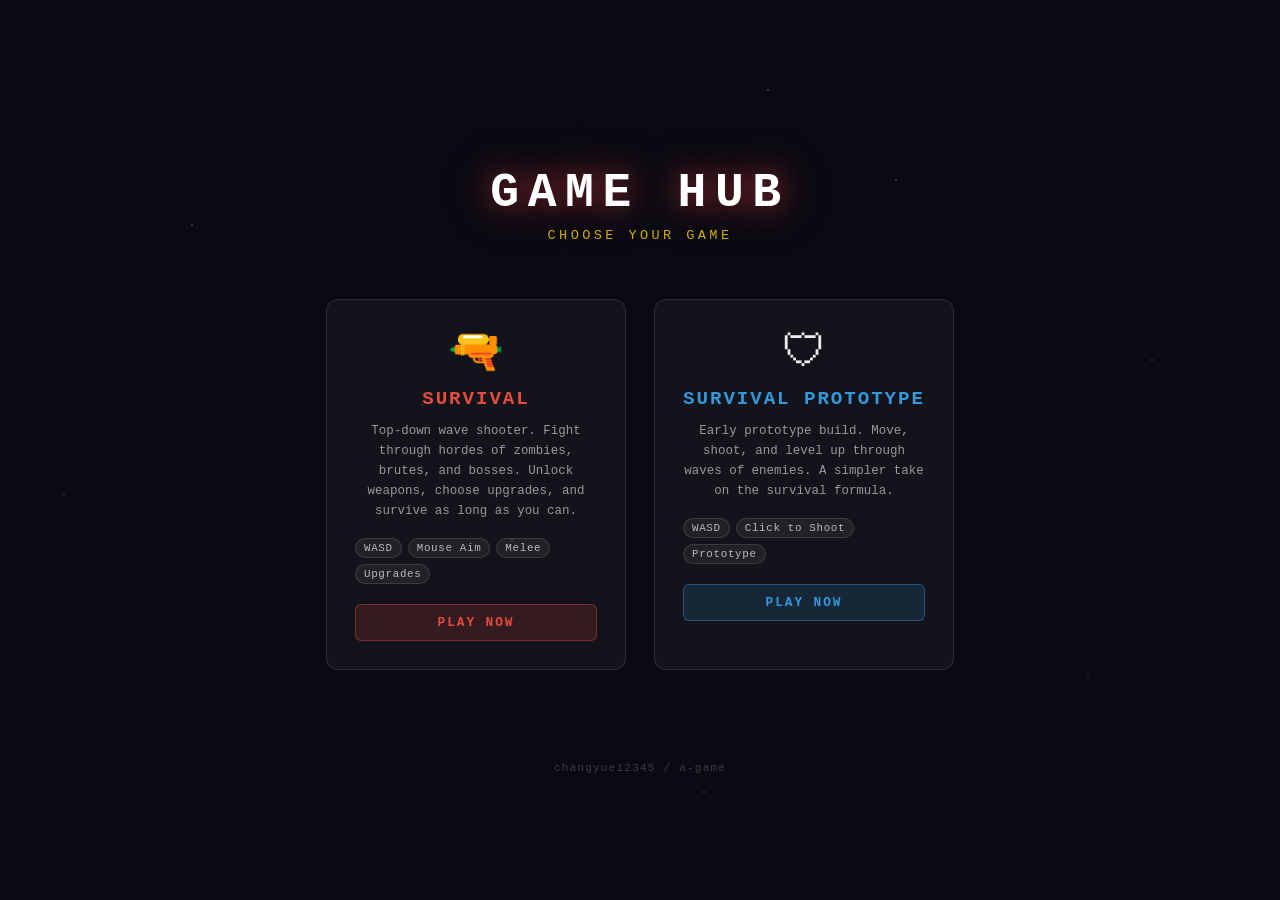
<file: index.html>
<!DOCTYPE html>
<html lang="en">
<head>
<meta charset="UTF-8">
<meta name="viewport" content="width=device-width, initial-scale=1.0">
<title>Game Hub</title>
<style>
* { margin: 0; padding: 0; box-sizing: border-box; }

body {
  background: #0a0a12;
  color: #eee;
  font-family: 'Courier New', monospace;
  min-height: 100vh;
  display: flex;
  flex-direction: column;
  align-items: center;
  justify-content: center;
  overflow: hidden;
}

/* Starfield */
body::before {
  content: '';
  position: fixed;
  inset: 0;
  background-image:
    radial-gradient(1px 1px at 15% 25%, rgba(255,255,255,0.5) 0%, transparent 100%),
    radial-gradient(1px 1px at 40% 60%, rgba(255,255,255,0.4) 0%, transparent 100%),
    radial-gradient(1px 1px at 70% 20%, rgba(255,255,255,0.6) 0%, transparent 100%),
    radial-gradient(1px 1px at 85% 75%, rgba(255,255,255,0.3) 0%, transparent 100%),
    radial-gradient(1px 1px at 55% 88%, rgba(255,255,255,0.5) 0%, transparent 100%),
    radial-gradient(1px 1px at 25% 80%, rgba(255,255,255,0.4) 0%, transparent 100%),
    radial-gradient(1px 1px at 90% 40%, rgba(255,255,255,0.5) 0%, transparent 100%),
    radial-gradient(1px 1px at 5%  55%, rgba(255,255,255,0.3) 0%, transparent 100%),
    radial-gradient(1px 1px at 60% 10%, rgba(255,255,255,0.6) 0%, transparent 100%),
    radial-gradient(1px 1px at 33% 45%, rgba(255,255,255,0.4) 0%, transparent 100%);
  pointer-events: none;
  z-index: 0;
}

.container {
  position: relative;
  z-index: 1;
  text-align: center;
  padding: 40px 20px;
}

h1 {
  font-size: 3rem;
  letter-spacing: 0.18em;
  text-transform: uppercase;
  color: #fff;
  text-shadow: 0 0 30px rgba(255,80,80,0.6), 0 0 60px rgba(255,80,80,0.3);
  margin-bottom: 8px;
}

.subtitle {
  color: #ffd700;
  font-size: 0.85rem;
  letter-spacing: 0.25em;
  text-transform: uppercase;
  margin-bottom: 56px;
  opacity: 0.8;
}

.grid {
  display: flex;
  gap: 28px;
  justify-content: center;
  flex-wrap: wrap;
}

.card {
  width: 300px;
  background: rgba(255,255,255,0.04);
  border: 1px solid rgba(255,255,255,0.1);
  border-radius: 12px;
  padding: 32px 28px 28px;
  text-decoration: none;
  color: inherit;
  transition: transform 0.18s, border-color 0.18s, box-shadow 0.18s;
  display: flex;
  flex-direction: column;
  gap: 12px;
}

.card:hover {
  transform: translateY(-6px);
  border-color: var(--accent);
  box-shadow: 0 0 30px rgba(var(--accent-rgb), 0.25), 0 0 60px rgba(var(--accent-rgb), 0.1);
}

.card.survival {
  --accent: #e74c3c;
  --accent-rgb: 231,76,60;
}

.card.prototype {
  --accent: #3498db;
  --accent-rgb: 52,152,219;
}

.card-icon {
  font-size: 2.8rem;
  line-height: 1;
}

.card-title {
  font-size: 1.2rem;
  font-weight: bold;
  letter-spacing: 0.1em;
  text-transform: uppercase;
  color: var(--accent);
}

.card-desc {
  font-size: 0.78rem;
  color: #999;
  line-height: 1.6;
}

.card-tags {
  display: flex;
  gap: 6px;
  flex-wrap: wrap;
  margin-top: 4px;
}

.tag {
  font-size: 0.68rem;
  padding: 3px 8px;
  border-radius: 20px;
  background: rgba(255,255,255,0.06);
  border: 1px solid rgba(255,255,255,0.12);
  color: #bbb;
  letter-spacing: 0.06em;
}

.play-btn {
  margin-top: 8px;
  padding: 10px 0;
  border-radius: 6px;
  background: rgba(var(--accent-rgb), 0.15);
  border: 1px solid rgba(var(--accent-rgb), 0.4);
  color: var(--accent);
  font-family: inherit;
  font-size: 0.8rem;
  font-weight: bold;
  letter-spacing: 0.15em;
  text-transform: uppercase;
  cursor: pointer;
  transition: background 0.15s;
}

.card:hover .play-btn {
  background: rgba(var(--accent-rgb), 0.28);
}

footer {
  position: relative;
  z-index: 1;
  margin-top: 52px;
  color: rgba(255,255,255,0.2);
  font-size: 0.7rem;
  letter-spacing: 0.1em;
}
</style>
</head>
<body>

<div class="container">
  <h1>Game Hub</h1>
  <p class="subtitle">Choose your game</p>

  <div class="grid">

    <a class="card survival" href="games/survival/index.html">
      <div class="card-icon">🔫</div>
      <div class="card-title">Survival</div>
      <div class="card-desc">
        Top-down wave shooter. Fight through hordes of zombies, brutes, and bosses.
        Unlock weapons, choose upgrades, and survive as long as you can.
      </div>
      <div class="card-tags">
        <span class="tag">WASD</span>
        <span class="tag">Mouse Aim</span>
        <span class="tag">Melee</span>
        <span class="tag">Upgrades</span>
      </div>
      <div class="play-btn">Play Now</div>
    </a>

    <a class="card prototype" href="games/prototype/index.html">
      <div class="card-icon">🛡</div>
      <div class="card-title">Survival Prototype</div>
      <div class="card-desc">
        Early prototype build. Move, shoot, and level up through waves of enemies.
        A simpler take on the survival formula.
      </div>
      <div class="card-tags">
        <span class="tag">WASD</span>
        <span class="tag">Click to Shoot</span>
        <span class="tag">Prototype</span>
      </div>
      <div class="play-btn">Play Now</div>
    </a>

  </div>
</div>

<footer>changyue12345 / a-game</footer>

</body>
</html>
</file>
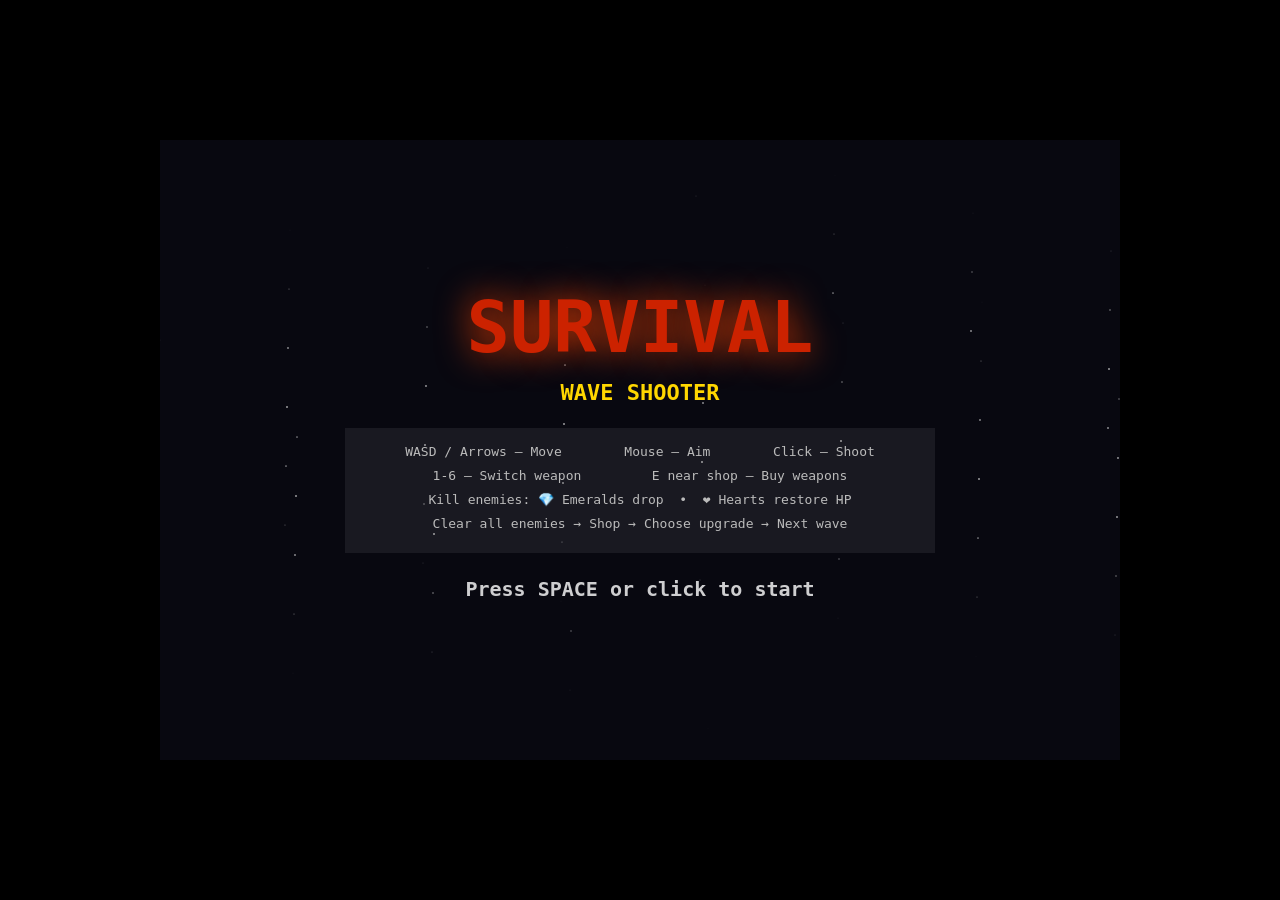
<file: games/survival/index.html>
<!DOCTYPE html>
<html lang="en">
<head>
<meta charset="UTF-8">
<title>Survival</title>
<style>
* { margin:0; padding:0; box-sizing:border-box; }
body { background:#000; display:flex; align-items:center; justify-content:center; height:100vh; overflow:hidden; }
canvas { display:block; cursor:crosshair; }
</style>
</head>
<body>
<canvas id="c"></canvas>
<script>
(function(){
'use strict';

const canvas = document.getElementById('c');
const ctx    = canvas.getContext('2d');
const W = canvas.width  = 960;
const H = canvas.height = 620;
const WORLD = 2400;

// ─────────────────────── DATA ───────────────────────

const WEAPONS = {
  pistol:    {name:'Pistol',          dmg:20,  rate:450,  spd:9,  spread:0.05, count:1, col:'#bbb',    price:0,   desc:'Reliable starter weapon', minLv:1},
  shotgun:   {name:'Shotgun',         dmg:22,  rate:950,  spd:7,  spread:0.32, count:6, col:'#d4820a', price:60,  desc:'6-pellet spread shot',    minLv:1},
  uzi:       {name:'Uzi',             dmg:9,   rate:80,   spd:11, spread:0.13, count:1, col:'#9b59b6', price:90,  desc:'Ultra-fast fire rate',    minLv:2},
  machinegun:{name:'Machine Gun',     dmg:16,  rate:110,  spd:12, spread:0.07, count:1, col:'#2980b9', price:130, desc:'Fast & accurate bursts',  minLv:2},
  sniper:    {name:'Sniper Rifle',    dmg:130, rate:1800, spd:24, spread:0.01, count:1, col:'#27ae60', price:160, desc:'Massive single-hit dmg',  minLv:3},
  launcher:  {name:'Rocket Launcher', dmg:190, rate:2300, spd:5,  spread:0.02, count:1, col:'#e74c3c', price:220, desc:'AoE explosion radius',    minLv:3, rocket:true},
  plasma:    {name:'Plasma Gun',      dmg:40,  rate:280,  spd:15, spread:0.03, count:1, col:'#00ffee', price:280, desc:'Energy shots, fast',      minLv:4},
  boomerang: {name:'Boomerang',       dmg:50,  rate:1800, spd:8,  spread:0,    count:1, col:'#f0c040', price:100, desc:'Flies out and returns, hits all', minLv:2, boomerang:true},
  spray:     {name:'Spray',           dmg:1,rate:1,    spd:10, spread:0.45, count:1, col:'#44ccff', price:50,  desc:'Continuous spray, 1 dmg/bullet', minLv:1},
  fist:   {name:'Fist',   dmg:15,  rate:360,  range:44, arc:1.9,  col:'#f5cba7', price:0,   desc:'Quick bare-knuckle strike', minLv:1, mweapon:true},
  spear:  {name:'Spear',  dmg:48,  rate:680,  range:92, arc:0.45, col:'#c8a05a', price:50,  desc:'Long reach, narrow thrust',  minLv:2, mweapon:true},
  sword:  {name:'Sword',  dmg:70,  rate:520,  range:70, arc:1.35, col:'#c8c8cc', price:110, desc:'Wide arc, reliable damage',   minLv:2, mweapon:true},
  katana: {name:'Katana', dmg:95,  rate:330,  range:84, arc:1.0,  col:'#ddeeff', price:190, desc:'Lightning speed, fine edge',  minLv:3, mweapon:true},
};

const ENEMY_DEF = {
  zombie:  {name:'Zombie',  hp:60,  spd:1.2, dmg:8,  sz:18, col:'#4a7c59', emMin:1, emMax:3,  hpChance:0.15, melee:true},
  runner:  {name:'Runner',  hp:35,  spd:2.8, dmg:10, sz:14, col:'#c0392b', emMin:2, emMax:4,  hpChance:0.10, melee:true},
  brute:   {name:'Brute',   hp:280, spd:0.7, dmg:22, sz:30, col:'#7f8c8d', emMin:6, emMax:12, hpChance:0.25, melee:true},
  shooter: {name:'Shooter', hp:70,  spd:1.0, dmg:14, sz:20, col:'#8e44ad', emMin:3, emMax:7,  hpChance:0.20, melee:false},
  boss:      {name:'BOSS',       hp:900,  spd:0.9, dmg:28, sz:45, col:'#e74c3c', emMin:25,emMax:40,  hpChance:0.80, melee:true},
  ghost:     {name:'Ghost',      hp:80,   spd:1.8, dmg:15, sz:20, col:'#aaccff', emMin:4, emMax:8,   hpChance:0.12, melee:true, ghost:true},
  ghostboss: {name:'GHOST BOSS', hp:9000, spd:0.7, dmg:40, sz:58, col:'#c8aaff', emMin:60,emMax:100, hpChance:1.00, melee:true, ghost:true},
  tank:      {name:'Tank',       hp:450,  spd:0.6, dmg:30, sz:28, col:'#556b2f', emMin:8, emMax:16,  hpChance:0.35, melee:true, tank:true},
};

const LEVELS = [
  {name:'The Forest', bg:'#1e3a12', waves:[
    [{t:'zombie',n:8}],
    [{t:'zombie',n:10},{t:'runner',n:4}],
  ]},
  {name:'The Ruins', bg:'#3a3020', waves:[
    [{t:'zombie',n:10},{t:'runner',n:5}],
    [{t:'brute',n:2},{t:'zombie',n:8}],
    [{t:'runner',n:8},{t:'shooter',n:4}],
  ]},
  {name:'Dark City', bg:'#14142a', waves:[
    [{t:'runner',n:10},{t:'shooter',n:5}],
    [{t:'brute',n:3},{t:'shooter',n:6}],
    [{t:'zombie',n:10},{t:'boss',n:1}],
  ]},
  {name:'The Wasteland', bg:'#1a1208', waves:[
    [{t:'brute',n:3},{t:'zombie',n:12},{t:'runner',n:8}],
    [{t:'shooter',n:10},{t:'brute',n:4},{t:'runner',n:10}],
    [{t:'boss',n:1},{t:'brute',n:5},{t:'shooter',n:8}],
  ]},
  {name:'Hellfire', bg:'#2a0a08', waves:[
    [{t:'brute',n:4},{t:'runner',n:12},{t:'shooter',n:6}],
    [{t:'boss',n:1},{t:'shooter',n:12},{t:'runner',n:8}],
    [{t:'boss',n:2},{t:'brute',n:4},{t:'shooter',n:8},{t:'runner',n:10}],
  ]},
  {name:'The Haunting', bg:'#0a0818', waves:[
    [{t:'ghost',n:8},{t:'zombie',n:6}],
    [{t:'ghost',n:12},{t:'runner',n:6}],
    [{t:'ghost',n:10},{t:'ghostboss',n:1},{t:'brute',n:2}],
  ]},
  {name:'Iron Siege', bg:'#1a1a0a', waves:[
    [{t:'tank',n:3},{t:'runner',n:8}],
    [{t:'tank',n:5},{t:'shooter',n:8}],
    [{t:'tank',n:6},{t:'boss',n:1},{t:'brute',n:3}],
  ]},
];

const UPGRADE_POOL = [
  {id:'hp',      icon:'❤',  name:'+25 Max Health',   desc:'Max HP +25, also heals 25',     apply:p=>{p.maxHp+=25;p.hp=Math.min(p.hp+25,p.maxHp);}},
  {id:'speed',   icon:'👟', name:'Speed Boost',       desc:'Movement speed +15%',           apply:p=>{p.spd*=1.15;}},
  {id:'damage',  icon:'💥', name:'Damage Up',         desc:'All weapon damage +25%',        apply:p=>{p.dmgMult*=1.25;}},
  {id:'firerate',icon:'🔥', name:'Rapid Fire',        desc:'All fire rates 25% faster',     apply:p=>{p.rateMult*=0.75;}},
  {id:'emeralds',icon:'💎', name:'Windfall',          desc:'Gain 50 bonus emeralds',        apply:p=>{p.em+=50;}},
  {id:'shield',  icon:'🛡', name:'Energy Shield',     desc:'Absorb next 60 damage',         apply:p=>{p.shield=(p.shield||0)+60;}},
  {id:'regen',   icon:'💚', name:'Life Regen',        desc:'Slowly regenerate health',      apply:p=>{p.regen=(p.regen||0)+0.3;}},
  {id:'magnet',  icon:'🧲', name:'Item Magnet',       desc:'Pickup range +60px',            apply:p=>{p.magnet=(p.magnet||80)+60;}},
  {id:'turret',  icon:'🔩', name:'Auto Turret',       desc:'A turret orbits you and shoots enemies. Press Q to add more or upgrade.',
    once:true, apply:p=>{ p.turret={level:1,slots:[{angle:Math.PI,aimAngle:0,lastShot:0,x:0,y:0}]}; }},
];

// Turret stats per level
const TURRET_LEVELS = [
  {level:1, dmg:18, rate:1400, range:220, shots:1, col:'#ffd700', label:'Turret Lv1'},
  {level:2, dmg:30, rate:1050, range:260, shots:1, col:'#ffd700', label:'Turret Lv2', cost:50},
  {level:3, dmg:45, rate:750,  range:295, shots:2, col:'#ff8800', label:'Turret Lv3', cost:80},
  {level:4, dmg:65, rate:550,  range:330, shots:3, col:'#ff4400', label:'Turret Lv4', cost:120},
];

// ─────────────────────── AUDIO ───────────────────────

const _AC = window.AudioContext || window.webkitAudioContext;
let _ac = null;
function gac() {
  if (!_AC) return null;
  if (!_ac) _ac = new _AC();
  if (_ac.state === 'suspended') _ac.resume();
  return _ac;
}
// Tone: sweep from f1 to f2 over dur seconds
function tn(f1, f2, dur, vol=0.12, wave='square') {
  const a=gac(); if(!a) return;
  const t=a.currentTime, o=a.createOscillator(), g=a.createGain();
  o.type=wave; o.connect(g); g.connect(a.destination);
  o.frequency.setValueAtTime(f1,t);
  if(f2) o.frequency.exponentialRampToValueAtTime(Math.max(f2,10),t+dur);
  g.gain.setValueAtTime(vol,t); g.gain.exponentialRampToValueAtTime(0.001,t+dur);
  o.start(t); o.stop(t+dur+0.01);
}
// Noise burst with lowpass filter
function ns(dur, vol=0.08, lp=1500) {
  const a=gac(); if(!a) return;
  const t=a.currentTime, sr=a.sampleRate;
  const buf=a.createBuffer(1,Math.ceil(sr*dur),sr);
  const d=buf.getChannelData(0);
  for(let i=0;i<d.length;i++) d[i]=Math.random()*2-1;
  const src=a.createBufferSource(), flt=a.createBiquadFilter(), g=a.createGain();
  src.buffer=buf; flt.type='lowpass'; flt.frequency.value=lp;
  src.connect(flt); flt.connect(g); g.connect(a.destination);
  g.gain.setValueAtTime(vol,t); g.gain.exponentialRampToValueAtTime(0.001,t+dur);
  src.start(t);
}
let _lastHitSnd = 0;
function snd(id) {
  if (!soundEnabled) return;
  try { switch(id) {
    case 'pistol':     tn(880,180,0.07,0.10); break;
    case 'shotgun':    ns(0.13,0.20,500); tn(220,70,0.10,0.09); break;
    case 'uzi':        tn(720,280,0.04,0.07); break;
    case 'machinegun': tn(640,220,0.05,0.09); break;
    case 'sniper':     ns(0.05,0.07,900); tn(1400,80,0.10,0.14,'sawtooth'); break;
    case 'launcher':   tn(320,55,0.18,0.11,'sawtooth'); break;
    case 'plasma':     tn(1600,900,0.07,0.10,'sine'); break;
    case 'melee':      ns(0.08,0.07,4000); tn(300,180,0.07,0.05,'sawtooth'); break;
    case 'hit': {
      const now=Date.now(); if(now-_lastHitSnd<60) break; _lastHitSnd=now;
      ns(0.05,0.06,350); break;
    }
    case 'kill':       tn(420,140,0.13,0.09); ns(0.09,0.05,280); break;
    case 'p_hit':      tn(160,70,0.17,0.16,'sawtooth'); ns(0.06,0.05,200); break;
    case 'deflect':    tn(2000,2600,0.04,0.14,'sine'); tn(2600,1400,0.09,0.09,'sine'); ns(0.06,0.04,5000); break;
    case 'explode':    ns(0.40,0.24,180); tn(90,25,0.32,0.16,'sawtooth'); break;
    case 'em':         tn(1100,1400,0.05,0.06,'sine'); break;
    case 'heart':      tn(620,950,0.11,0.09,'sine'); break;
    case 'wave':       tn(440,660,0.10,0.12,'sine'); setTimeout(()=>tn(550,880,0.14,0.11,'sine'),110); break;
    case 'shop':       tn(880,1100,0.13,0.10,'sine'); break;
    case 'upgrade':    tn(440,880,0.18,0.12,'sine'); setTimeout(()=>tn(660,1320,0.18,0.12,'sine'),120);
                       setTimeout(()=>tn(880,1760,0.18,0.11,'sine'),240); break;
    case 'boss_die':    ns(0.5,0.28,150); tn(120,20,0.45,0.18,'sawtooth'); break;
    case 'spear_throw': ns(0.14,0.13,2200); tn(380,160,0.16,0.09,'sawtooth'); break;
    case 'boomerang':   tn(600,300,0.12,0.10,'sawtooth'); ns(0.08,0.06,2400); break;
    case 'spray':       ns(0.04,0.04,3000); break;
    case 'turret':     tn(500,300,0.04,0.07,'square'); ns(0.03,0.04,1800); break;
    case 'ghost_warn': tn(220,110,0.6,0.14,'sine'); setTimeout(()=>tn(180,90,0.7,0.10,'sine'),400);
                       setTimeout(()=>ns(0.9,0.05,300),200); break;
  } } catch(e) {}
}

// ─────────────────────── STATE ───────────────────────

let state; // 'menu' | 'playing' | 'shop' | 'upgrade' | 'gameover' | 'settings'
let player, enemies, bullets, drops, particles;
let camera, keys, mouse;
let upgradeOptions, waveClearCountdown, waveSpawnCountdown, waveActive;
let trees, walls; // generated once, never reset
let meleeSwings;
let turretPanelOpen = false;
let ghostWarningTimer = 0;
let _hudAreas = {};
let soundEnabled = true;
let touchscreenMode = false;
let _prevState = 'playing'; // state to return to when closing settings
let virtualJoy = {dx:0, dy:0, active:false, startX:0, startY:0, curX:0, curY:0};
let aimJoy = {active:false, dx:0, dy:0, startX:0, startY:0};

const SHOP_X = WORLD/2+250, SHOP_Y = WORLD/2-200, SHOP_W = 90, SHOP_H = 90;

// ─────────────────────── MAP GENERATION ───────────────────────
// Called ONCE per run — trees and walls never change between waves or levels.

function generateMap() {
  trees = [];
  walls = [];
  const cx = WORLD/2, cy = WORLD/2;

  // Hand-placed walls (stone barriers / ruins)
  [
    // North corridor gaps
    [cx-220, cy-330, 160, 22], [cx+60,  cy-330, 160, 22],
    // South corridor gaps
    [cx-190, cy+300, 130, 22], [cx+60,  cy+300, 130, 22],
    // West L-shape
    [cx-440, cy-120, 22, 160], [cx-440, cy+40,  130, 22],
    // East L-shape
    [cx+310, cy-80,  22, 180], [cx+190, cy+100, 140, 22],
    // Central pillars
    [cx-65,  cy+190, 42, 42],  [cx+25,  cy-225, 42, 42],
    // Far verticals
    [cx-710, cy-300, 22, 200], [cx+690, cy+100, 22, 200],
    // Far horizontals
    [cx-300, cy+620, 200, 22], [cx+100, cy-660, 200, 22],
    // Extra blockers
    [cx+400, cy-350, 22, 120], [cx-400, cy+310, 120, 22],
    [cx-550, cy+210, 22, 100], [cx+500, cy-210, 100, 22],
    [cx-200, cy-500, 22, 110], [cx+180, cy+480, 22, 110],
  ].forEach(([x,y,w,h]) => walls.push({x,y,w,h}));

  // Scatter trees (attempt many positions, keep those that don't overlap key areas)
  for (let att = 0; att < 400 && trees.length < 70; att++) {
    const r = 18 + Math.random() * 20;
    const x = 140 + Math.random() * (WORLD - 280);
    const y = 140 + Math.random() * (WORLD - 280);
    // Clear zone: player start, shop area
    if (Math.hypot(x - cx, y - cy) < 230) continue;
    if (Math.abs(x-(SHOP_X+SHOP_W/2)) < 130 && Math.abs(y-(SHOP_Y+SHOP_H/2)) < 130) continue;
    // No overlap with walls
    if (walls.some(w => circleRect(x, y, r+30, w))) continue;
    // No overlap with other trees
    if (trees.some(t => Math.hypot(t.x-x, t.y-y) < t.r+r+20)) continue;
    trees.push({x, y, r, shade: Math.random()});
  }
}

function circleRect(cx, cy, cr, {x,y,w,h}) {
  return Math.hypot(cx - clamp(cx,x,x+w), cy - clamp(cy,y,y+h)) < cr;
}

// Push entity out of all trees and walls
function resolveObstacles(obj, r) {
  trees.forEach(t => {
    const dx = obj.x-t.x, dy = obj.y-t.y, d = Math.hypot(dx,dy)||1, m = r+t.r;
    if (d < m) { obj.x += dx/d*(m-d); obj.y += dy/d*(m-d); }
  });
  walls.forEach(w => {
    const nx = clamp(obj.x, w.x, w.x+w.w), ny = clamp(obj.y, w.y, w.y+w.h);
    const dx = obj.x-nx, dy = obj.y-ny, d = Math.hypot(dx,dy)||0;
    if (d === 0) { obj.y -= r+1; return; }
    if (d < r)   { obj.x += dx/d*(r-d); obj.y += dy/d*(r-d); }
  });
}

function bulletHitsObstacle(b) {
  return trees.some(t => Math.hypot(b.x-t.x, b.y-t.y) < t.r)
      || walls.some(w => b.x>=w.x && b.x<=w.x+w.w && b.y>=w.y && b.y<=w.y+w.h);
}

// ─────────────────────── INIT ───────────────────────

function init() {
  keys  = {};
  mouse = {x: W/2, y: H/2, down: false};

  canvas.onmousemove = e => {
    const r = canvas.getBoundingClientRect();
    mouse.x = e.clientX - r.left;
    mouse.y = e.clientY - r.top;
  };
  canvas.onmousedown = e => { if (e.button===0) mouse.down = true; };
  canvas.onmouseup   = e => { if (e.button===0) mouse.down = false; };
  canvas.oncontextmenu = e => e.preventDefault();

  document.onkeydown = e => { keys[e.code] = true;  if (!e.repeat) onKey(e.code); };
  document.onkeyup   = e => { keys[e.code] = false; };
  canvas.addEventListener('click', onClick);

  // Touch events for touchscreen mode
  canvas.addEventListener('touchstart',  onTouchStart,  {passive:false});
  canvas.addEventListener('touchmove',   onTouchMove,   {passive:false});
  canvas.addEventListener('touchend',    onTouchEnd,    {passive:false});
  canvas.addEventListener('touchcancel', onTouchEnd,    {passive:false});

  state = 'menu';
  requestAnimationFrame(loop);
}

function onKey(code) {
  if (state==='menu'    && code==='Space') { startGame(); return; }
  if (state==='gameover'&& code==='Space') { startGame(); return; }
  if (code==='Escape' && state==='settings') { state = _prevState; return; }
  if (state==='playing') {
    if (code==='KeyE') tryOpenShop();
    if (code==='KeyQ' && player.turret) turretPanelOpen = !turretPanelOpen;
    if (code==='Escape') { turretPanelOpen = false; }
    if ((code==='ShiftLeft'||code==='ShiftRight') && player.weapons[player.wIdx]==='katana') tryDeflect();
    if ((code==='ShiftLeft'||code==='ShiftRight') && player.weapons[player.wIdx]==='spear')  trySpearThrow();
    for (let i=0; i<9; i++)
      if (code===`Digit${i+1}`) player.wIdx = Math.min(i, player.weapons.length-1);
  }
  if (state==='upgrade' && upgradeOptions) {
    if (code==='Digit1') pickUpgrade(0);
    if (code==='Digit2') pickUpgrade(1);
    if (code==='Digit3') pickUpgrade(2);
  }
  if (state==='shop' && code==='Escape') { state = 'playing'; }
}

function onClick(e) {
  const r  = canvas.getBoundingClientRect();
  const mx = e.clientX - r.left, my = e.clientY - r.top;
  if (state==='menu')    { startGame(); return; }
  if (state==='gameover'){ startGame(); return; }
  if (state==='settings'){ handleSettingsClick(mx, my); return; }
  // Settings gear button (top-right, always visible during play)
  if ((state==='playing'||state==='shop'||state==='upgrade') && mx>=W-46&&mx<=W-10&&my>=10&&my<=46) {
    _prevState = state; state = 'settings'; return;
  }
  if (turretPanelOpen)   { handleTurretPanelClick(mx, my); return; }
  if (state==='shop')    { handleShopClick(mx, my); return; }
  if (state==='upgrade') { handleUpgradeClick(mx, my); return; }
  if (state==='playing') {
    // Ability button (deflect / spear throw)
    const ab = _hudAreas.abilityBtn;
    if (ab && mx>=ab.x&&mx<=ab.x+ab.w&&my>=ab.y&&my<=ab.y+ab.h) {
      if (ab.action==='deflect') tryDeflect();
      if (ab.action==='spear')   trySpearThrow();
      return;
    }
    // Shop button
    const sb = _hudAreas.shopBtn;
    if (sb && mx>=sb.x&&mx<=sb.x+sb.w&&my>=sb.y&&my<=sb.y+sb.h) { tryOpenShop(); return; }
    // Turret button
    const tb = _hudAreas.turretBtn;
    if (tb && mx>=tb.x&&mx<=tb.x+tb.w&&my>=tb.y&&my<=tb.y+tb.h && player.turret) {
      turretPanelOpen = !turretPanelOpen; return;
    }
    // Weapon bar slots
    const sW=62, sH=60, gap=4, total=9;
    const bW=sW*total+gap*(total-1), bx=(W-bW)/2, by=H-sH-10;
    if (my>=by&&my<=by+sH) {
      for (let i=0; i<total; i++) {
        const cx=bx+i*(sW+gap);
        if (mx>=cx&&mx<=cx+sW && player.weapons[i]) { player.wIdx=i; return; }
      }
    }
  }
}

function startGame() {
  player = {
    x: WORLD/2, y: WORLD/2,
    hp: 100, maxHp: 100, spd: 3,
    em: 0,
    spearCd: 0,
    weapons: ['pistol', 'fist'], wIdx: 0, lastShot: {},
    dmgMult: 1, rateMult: 1,
    shield: 0, regen: 0, magnet: 80,
    level: 1, wave: 1, kills: 0,
    turret: null,
    deflectCd: 0, deflectActive: 0,
  };
  enemies   = [];
  bullets   = [];
  drops     = [];
  particles = [];
  meleeSwings = [];
  camera    = {x: WORLD/2 - W/2, y: WORLD/2 - H/2};
  upgradeOptions     = null;
  waveClearCountdown = 0;
  waveSpawnCountdown = 0;
  waveActive         = false;
  ghostWarningTimer  = 0;

  // Generate map ONCE — it will not be regenerated on wave/level advances
  generateMap();

  state = 'playing';
  spawnWave();
}

// ─────────────────────── TOUCH HANDLERS ───────────────────────

function getTouchPos(t) {
  const r = canvas.getBoundingClientRect();
  return {x: t.clientX - r.left, y: t.clientY - r.top};
}

let _leftTouchId = null, _rightTouchId = null;
const _touchStarts = {}; // identifier -> {x, y}
const _uiTouchIds = new Set(); // touches that hit a HUD button — skip joystick

function _hitsHudBtn(p) {
  // Returns true if touch position lands on any active HUD tap area
  const areas = [_hudAreas.shopBtn, _hudAreas.turretBtn, _hudAreas.abilityBtn];
  return areas.some(a => a && p.x>=a.x && p.x<=a.x+a.w && p.y>=a.y && p.y<=a.y+a.h);
}

function onTouchStart(e) {
  e.preventDefault();
  Array.from(e.changedTouches).forEach(t => {
    const p = getTouchPos(t);
    _touchStarts[t.identifier] = {x: p.x, y: p.y};

    // Only activate joysticks when playing and touchscreen mode is on
    if (!touchscreenMode || state !== 'playing') return;

    // If the touch lands on a HUD button, reserve it as a UI touch only
    if (_hitsHudBtn(p)) { _uiTouchIds.add(t.identifier); return; }

    if (p.x < W/2 && _leftTouchId === null) {
      _leftTouchId = t.identifier;
      virtualJoy.active = true;
      virtualJoy.startX = p.x; virtualJoy.startY = p.y;
      virtualJoy.curX   = p.x; virtualJoy.curY   = p.y;
      virtualJoy.dx = 0; virtualJoy.dy = 0;
    } else if (p.x >= W/2 && _rightTouchId === null) {
      _rightTouchId = t.identifier;
      aimJoy.active = true;
      aimJoy.startX = p.x; aimJoy.startY = p.y;
      aimJoy.dx = 0; aimJoy.dy = 0;
    }
  });
}

function onTouchMove(e) {
  e.preventDefault();
  Array.from(e.changedTouches).forEach(t => {
    const p = getTouchPos(t);
    if (t.identifier === _leftTouchId) {
      virtualJoy.curX = p.x; virtualJoy.curY = p.y;
      const JR = 60;
      let dx = p.x - virtualJoy.startX, dy = p.y - virtualJoy.startY;
      const d = Math.hypot(dx, dy);
      if (d > JR) { dx = dx/d*JR; dy = dy/d*JR; }
      virtualJoy.dx = dx/JR; virtualJoy.dy = dy/JR;
    } else if (t.identifier === _rightTouchId) {
      const JR = 60;
      let dx = p.x - aimJoy.startX, dy = p.y - aimJoy.startY;
      const d = Math.hypot(dx, dy);
      if (d > JR) { dx = dx/d*JR; dy = dy/d*JR; }
      aimJoy.dx = dx/JR; aimJoy.dy = dy/JR;
    }
  });
}

function onTouchEnd(e) {
  e.preventDefault();
  Array.from(e.changedTouches).forEach(t => {
    const p = getTouchPos(t);
    const start = _touchStarts[t.identifier];
    delete _touchStarts[t.identifier];

    // UI touches always fire as taps; playing-state joystick touches require small movement
    const moved = start ? Math.hypot(p.x - start.x, p.y - start.y) : 0;
    const isTap = _uiTouchIds.has(t.identifier) || state !== 'playing' || moved < 16;
    _uiTouchIds.delete(t.identifier);
    if (isTap) {
      onClick({clientX: t.clientX, clientY: t.clientY});
    }

    if (t.identifier === _leftTouchId) {
      _leftTouchId = null; virtualJoy.active = false;
      virtualJoy.dx = 0; virtualJoy.dy = 0;
    } else if (t.identifier === _rightTouchId) {
      _rightTouchId = null; aimJoy.active = false; aimJoy.dx = 0; aimJoy.dy = 0; mouse.down = false;
    }
  });
}

// ─────────────────────── WAVES ───────────────────────

function spawnWave() {
  const lv = LEVELS[(player.level-1) % LEVELS.length];
  const wv = lv.waves[(player.wave-1) % lv.waves.length];
  const sc = 1 + (player.level-1) * 0.18;
  // Show ghost warning when entering level 5 for the first time
  if (player.level === 6 && player.wave === 1 && ghostWarningTimer === 0) { ghostWarningTimer = 5; snd('ghost_warn'); }
  wv.forEach(g => { for (let i=0; i<g.n; i++) spawnEnemy(g.t, sc); });
  waveActive = true;
}

function spawnEnemy(type, sc) {
  const d = ENEMY_DEF[type] || ENEMY_DEF.zombie;
  const pad = 80; let x, y;
  switch (0|Math.random()*4) {
    case 0: x=pad+Math.random()*(WORLD-2*pad); y=pad;         break;
    case 1: x=WORLD-pad; y=pad+Math.random()*(WORLD-2*pad);   break;
    case 2: x=pad+Math.random()*(WORLD-2*pad); y=WORLD-pad;   break;
    default:x=pad;       y=pad+Math.random()*(WORLD-2*pad);
  }
  enemies.push({
    x, y, type, name:d.name,
    hp: d.hp*sc, maxHp: d.hp*sc,
    spd: d.spd, dmg: d.dmg*sc,
    sz: d.sz, col: d.col,
    emMin: d.emMin, emMax: d.emMax, hpChance: d.hpChance,
    melee: d.melee, ghost: d.ghost || false, tank: d.tank || false,
    phaseAngle: Math.random()*Math.PI*2,
    lastAttack: 0, lastShot: 0,
  });
}

function advanceWave() {
  const lv = LEVELS[(player.level-1) % LEVELS.length];
  if (player.wave >= lv.waves.length) { player.level++; player.wave = 1; }
  else player.wave++;
  enemies  = [];
  bullets  = [];
  // drops intentionally NOT reset — emeralds persist between waves
  // NOTE: trees and walls are NOT reset — map stays the same
  waveActive = false;
  state = 'playing';
  waveSpawnCountdown = 5;
}

// ─────────────────────── SHOP / UPGRADE ───────────────────────

function tryOpenShop() {
  if (Math.hypot(player.x-(SHOP_X+SHOP_W/2), player.y-(SHOP_Y+SHOP_H/2)) < 120) {
    snd('shop');
    state = 'shop';
  }
}

function openUpgradeScreen() {
  state = 'upgrade';
  snd('wave');
  const pool = UPGRADE_POOL.filter(u => !u.once || !player[u.id]);
  upgradeOptions = [...pool].sort(() => Math.random()-0.5).slice(0, 3);
}

function pickUpgrade(i) {
  if (!upgradeOptions || i >= upgradeOptions.length) return;
  upgradeOptions[i].apply(player);
  snd('upgrade');
  upgradeOptions = null;
  advanceWave();
}

// ─────────────────────── GAME LOOP ───────────────────────

let lastTs = 0;
function loop(ts) {
  const dt = Math.min((ts - lastTs) / 1000, 0.05);
  lastTs = ts;
  if (state === 'playing') updatePlaying(dt);
  draw();
  requestAnimationFrame(loop);
}

// ─────────────────────── UPDATE ───────────────────────

function updatePlaying(dt) {
  updatePlayer(dt);
  updateEnemies(dt);
  updateBullets(dt);
  updateDrops(dt);
  updateParticles(dt);
  updateMeleeSwings(dt);
  updateTurret(dt);
  updateCamera();

  if (waveSpawnCountdown > 0) {
    waveSpawnCountdown -= dt;
    if (waveSpawnCountdown <= 0) { waveSpawnCountdown = 0; spawnWave(); }
    return;
  }

  if (waveClearCountdown > 0) {
    waveClearCountdown -= dt;
    if (waveClearCountdown <= 0) { waveClearCountdown = 0; openUpgradeScreen(); }
    return;
  }
  if (waveActive && enemies.length === 0) {
    waveActive = false;
    waveClearCountdown = 1.8;
  }
}

function updatePlayer(dt) {
  const p = player;
  let dx=0, dy=0;
  if (keys['KeyW']||keys['ArrowUp'])    dy -= 1;
  if (keys['KeyS']||keys['ArrowDown'])  dy += 1;
  if (keys['KeyA']||keys['ArrowLeft'])  dx -= 1;
  if (keys['KeyD']||keys['ArrowRight']) dx += 1;
  if (touchscreenMode && virtualJoy.active) { dx += virtualJoy.dx; dy += virtualJoy.dy; }
  if (dx||dy) { const l=Math.hypot(dx,dy)||1; dx/=l; dy/=l; }
  // Aim + fire via right joystick
  if (touchscreenMode && aimJoy.active) {
    const AIM_DIST = 120;
    const px_screen = player.x - camera.x, py_screen = player.y - camera.y;
    mouse.x = px_screen + aimJoy.dx * AIM_DIST;
    mouse.y = py_screen + aimJoy.dy * AIM_DIST;
    mouse.down = Math.hypot(aimJoy.dx, aimJoy.dy) > 0.15;
  } else if (touchscreenMode && !aimJoy.active) {
    mouse.down = false;
  }
  p.x = clamp(p.x + dx*p.spd*60*dt, 20, WORLD-20);
  p.y = clamp(p.y + dy*p.spd*60*dt, 20, WORLD-20);
  resolveObstacles(p, 18);
  p.x = clamp(p.x, 20, WORLD-20);
  p.y = clamp(p.y, 20, WORLD-20);
  if (p.regen > 0) p.hp = Math.min(p.maxHp, p.hp + p.regen*dt);
  if (p.deflectCd > 0) p.deflectCd = Math.max(0, p.deflectCd - dt);
  if (p.spearCd   > 0) p.spearCd   = Math.max(0, p.spearCd   - dt);
  if (p.deflectActive > 0) {
    p.deflectActive = Math.max(0, p.deflectActive - dt);
    bullets.forEach(b => {
      if (b.fromPlayer) return;
      if (Math.hypot(b.x - p.x, b.y - p.y) > 38) return;
      b.fromPlayer = true;
      b.col = '#ddeeff';
      b.dmg *= 2.5;
      const spd = Math.hypot(b.vx, b.vy);
      let nearest = null, nd = Infinity;
      enemies.forEach(e => { const d = Math.hypot(e.x-b.x, e.y-b.y); if (d<nd){nd=d;nearest=e;} });
      if (nearest) {
        const a = Math.atan2(nearest.y-b.y, nearest.x-b.x);
        b.vx = Math.cos(a)*spd; b.vy = Math.sin(a)*spd;
      } else { b.vx = -b.vx; b.vy = -b.vy; }
      b.life = 3;
      spawnPfx(b.x, b.y, '#ddeeff', 8, 4);
    });
  }
  if (mouse.down) tryShoot();
}

function tryDeflect() {
  const p = player;
  if (p.deflectCd > 0) return;
  p.deflectActive = 0.35;
  p.deflectCd = 1.0;
  snd('deflect');
  spawnPfx(p.x, p.y, '#ddeeff', 20, 6);
}

function trySpearThrow() {
  const p = player;
  if (p.spearCd > 0) return;
  p.spearCd = 10;
  const wx = camera.x + mouse.x, wy = camera.y + mouse.y;
  const a = Math.atan2(wy - p.y, wx - p.x);
  bullets.push({
    x: p.x, y: p.y,
    vx: Math.cos(a)*20, vy: Math.sin(a)*20,
    dmg: WEAPONS.spear.dmg * p.dmgMult * 4,
    col: '#c8a05a', rocket: false, life: 5,
    fromPlayer: true, pierce: true, hitSet: new Set(),
  });
  snd('spear_throw');
  spawnPfx(p.x, p.y, '#c8a05a', 12, 5);
}

function updateTurret(dt) {
  const t = player.turret;
  if (!t) return;
  const now = Date.now();
  const ORBIT = 52;
  const lvl = TURRET_LEVELS[t.level - 1];
  const count = t.slots.length;

  t.slots.forEach((s, i) => {
    // Evenly space turrets around orbit, each rotating at its own pace
    s.angle += dt * 1.1;
    const baseAngle = s.angle + (i * Math.PI * 2 / count);
    s.x = player.x + Math.cos(baseAngle) * ORBIT;
    s.y = player.y + Math.sin(baseAngle) * ORBIT;

    let target = null, best = lvl.range;
    enemies.forEach(e => {
      const d = Math.hypot(e.x - s.x, e.y - s.y);
      if (d < best) { best = d; target = e; }
    });
    if (target) {
      s.aimAngle = Math.atan2(target.y - s.y, target.x - s.x);
      if (now - s.lastShot > lvl.rate) {
        s.lastShot = now;
        snd('turret');
        for (let j = 0; j < lvl.shots; j++) {
          const a = s.aimAngle + (j - (lvl.shots-1)/2) * 0.18;
          bullets.push({x:s.x, y:s.y, vx:Math.cos(a)*11, vy:Math.sin(a)*11,
            dmg:lvl.dmg * player.dmgMult, col:lvl.col, rocket:false, life:2, fromPlayer:true});
        }
        spawnPfx(s.x, s.y, lvl.col, 3, 2);
      }
    }
  });
}

function tryShoot() {
  const p  = player;
  const wId = p.weapons[p.wIdx];
  if (!wId) return;
  const w   = WEAPONS[wId];
  if (w.mweapon) { tryMelee(wId, w); return; }
  const now = Date.now();
  const cd  = w.rate * p.rateMult;
  if (now - (p.lastShot[wId]||0) < cd) return;
  // Block boomerang while one is already in flight
  if (w.boomerang && bullets.some(b => b.isBoomerang)) return;
  p.lastShot[wId] = now;
  snd(wId);

  const wx = camera.x + mouse.x, wy = camera.y + mouse.y;
  const base = Math.atan2(wy - p.y, wx - p.x);

  if (w.boomerang) {
    bullets.push({
      x:p.x, y:p.y,
      vx:Math.cos(base)*w.spd, vy:Math.sin(base)*w.spd,
      dmg:w.dmg*p.dmgMult, col:w.col,
      life:6, fromPlayer:true,
      isBoomerang:true, returnPhase:false, outTimer:1.1,
      spin:0, pierce:true, hitSet:new Set(),
    });
    spawnPfx(p.x, p.y, w.col, 8, 3);
    return;
  }

  for (let i=0; i<w.count; i++) {
    const a = base + (Math.random()-0.5)*w.spread*2;
    bullets.push({
      x:p.x, y:p.y,
      vx:Math.cos(a)*w.spd, vy:Math.sin(a)*w.spd,
      dmg:w.dmg*p.dmgMult, col:w.col,
      rocket:w.rocket||false, life:w.rocket?2.5:3,
      fromPlayer:true,
    });
  }
  spawnPfx(p.x, p.y, w.col, 4, 2);
}

function updateMeleeSwings(dt) {
  meleeSwings.forEach(s => s.progress += dt / s.duration);
  meleeSwings = meleeSwings.filter(s => s.progress < 1);
}

function tryMelee(wId, w) {
  const p = player;
  const now = Date.now();
  if (now - (p.lastShot[wId]||0) < w.rate * p.rateMult) return;
  p.lastShot[wId] = now;
  snd('melee');

  const wx = camera.x + mouse.x, wy = camera.y + mouse.y;
  const angle = Math.atan2(wy - p.y, wx - p.x);
  const halfArc = w.arc / 2;

  enemies.forEach(e => {
    const dx = e.x - p.x, dy = e.y - p.y;
    if (Math.hypot(dx, dy) > w.range + e.sz) return;
    let diff = Math.abs(Math.atan2(dy, dx) - angle);
    if (diff > Math.PI) diff = Math.PI * 2 - diff;
    if (diff <= halfArc) {
      e.hp -= w.dmg * p.dmgMult * 2;
      spawnPfx(e.x, e.y, w.col, 7, 3);
      if (e.hp <= 0) killEnemy(e);
    }
  });

  meleeSwings.push({x:p.x, y:p.y, angle, arcWidth:w.arc, range:w.range,
    duration:0.22, progress:0, col:w.col});
}

function updateEnemies(dt) {
  if (ghostWarningTimer > 0) ghostWarningTimer = Math.max(0, ghostWarningTimer - dt);
  const now = Date.now();
  enemies.forEach(e => {
    if (e.hp <= 0) return;
    const dx = player.x-e.x, dy = player.y-e.y, dist = Math.hypot(dx,dy)||1;

    if (!e.melee) {
      // Shooter: keep ~220px range, fire at player
      if (dist > 240) { e.x += dx/dist*e.spd*60*dt; e.y += dy/dist*e.spd*60*dt; }
      else if (dist < 180) { e.x -= dx/dist*e.spd*30*dt; e.y -= dy/dist*e.spd*30*dt; }
      resolveObstacles(e, e.sz);
      e.x = clamp(e.x, e.sz, WORLD-e.sz);
      e.y = clamp(e.y, e.sz, WORLD-e.sz);
      if (now - e.lastShot > 1800) {
        e.lastShot = now;
        const a = Math.atan2(dy,dx) + (Math.random()-0.5)*0.15;
        bullets.push({x:e.x,y:e.y,vx:Math.cos(a)*6,vy:Math.sin(a)*6,
          dmg:e.dmg,col:'#ff8800',life:3,fromPlayer:false,rocket:false,friendlyFire:true,shooter:e});
      }
    } else {
      e.x += dx/dist*e.spd*60*dt;
      e.y += dy/dist*e.spd*60*dt;
      if (!e.ghost) {
        resolveObstacles(e, e.sz);
        e.x = clamp(e.x, e.sz, WORLD-e.sz);
        e.y = clamp(e.y, e.sz, WORLD-e.sz);
      } else {
        e.phaseAngle += dt * 3;
        e.x = clamp(e.x, e.sz, WORLD-e.sz);
        e.y = clamp(e.y, e.sz, WORLD-e.sz);
      }
      if (dist < e.sz+18 && now-e.lastAttack > 700) {
        e.lastAttack = now;
        damagePlayer(e.dmg);
      }
      // Tank: fires pistol shots in random directions
      if (e.tank && now - e.lastShot > 450) {
        e.lastShot = now;
        const a = Math.random() * Math.PI * 2;
        bullets.push({x:e.x, y:e.y, vx:Math.cos(a)*9, vy:Math.sin(a)*9,
          dmg:20, col:'#bbb', life:3, fromPlayer:false, rocket:false});
      }
    }
  });
  enemies = enemies.filter(e => e.hp > 0);
}

function updateBullets(dt) {
  bullets.forEach(b => {
    b.x += b.vx*60*dt;
    b.y += b.vy*60*dt;
    b.life -= dt;
    if (b.life <= 0) return;

    if (bulletHitsObstacle(b)) {
      if (b.rocket) explode(b.x, b.y, b.dmg);
      else if (!b.isBoomerang) { spawnPfx(b.x, b.y, '#aaa', 4, 2); b.life = -1; return; }
    }

    // Boomerang flight logic
    if (b.isBoomerang) {
      b.spin += dt * 10;
      if (!b.returnPhase) {
        b.outTimer -= dt;
        if (b.outTimer <= 0) {
          b.returnPhase = true;
          b.hitSet = new Set(); // reset so enemies can be hit again on return
        }
      } else {
        // Steer back toward player
        const tx = player.x - b.x, ty = player.y - b.y;
        const td = Math.hypot(tx, ty) || 1;
        const spd = Math.hypot(b.vx, b.vy) || 8;
        b.vx += (tx/td * spd - b.vx) * dt * 5;
        b.vy += (ty/td * spd - b.vy) * dt * 5;
        const ns = Math.hypot(b.vx, b.vy) || 1;
        b.vx = b.vx/ns * spd;
        b.vy = b.vy/ns * spd;
        // Caught by player
        if (Math.hypot(player.x-b.x, player.y-b.y) < 24) {
          spawnPfx(b.x, b.y, '#f0c040', 10, 4);
          b.life = -1; return;
        }
      }
    }

    if (!b.isBoomerang && !b.life) return;

    if (b.fromPlayer) {
      if (b.pierce) {
        enemies.forEach(e => {
          if (Math.hypot(e.x-b.x, e.y-b.y) < e.sz+4 && !b.hitSet.has(e)) {
            b.hitSet.add(e);
            e.hp -= b.dmg;
            snd('hit');
            spawnPfx(b.x, b.y, '#c8a05a', 9, 4);
            if (e.hp <= 0) killEnemy(e);
          }
        });
      } else {
        for (let e of enemies) {
          if (Math.hypot(e.x-b.x, e.y-b.y) < e.sz) {
            if (b.rocket) { explode(b.x, b.y, b.dmg); b.life=-1; break; }
            e.hp -= b.dmg;
            snd('hit');
            spawnPfx(b.x, b.y, '#ff4444', 5, 3);
            b.life = -1;
            if (e.hp <= 0) killEnemy(e);
            break;
          }
        }
      }
    } else {
      if (b.friendlyFire) {
        for (let e of enemies) {
          if (e === b.shooter) continue;
          if (Math.hypot(e.x-b.x, e.y-b.y) < e.sz) {
            e.hp -= b.dmg;
            spawnPfx(b.x, b.y, '#ff8800', 5, 3);
            b.life = -1;
            if (e.hp <= 0) killEnemy(e);
            break;
          }
        }
        if (b.life <= 0) return;
      }
      if (Math.hypot(player.x-b.x, player.y-b.y) < 18) {
        damagePlayer(b.dmg);
        spawnPfx(b.x, b.y, '#ff8800', 5, 3);
        b.life = -1;
      }
    }
  });
  bullets = bullets.filter(b => b.life>0 && b.x>-20&&b.x<WORLD+20&&b.y>-20&&b.y<WORLD+20);
}

function explode(x, y, dmg) {
  const R = 130;
  snd('explode');
  spawnPfx(x, y, '#ff6600', 20, 6);
  spawnPfx(x, y, '#ffee00', 10, 4);
  enemies.forEach(e => {
    const d = Math.hypot(e.x-x, e.y-y);
    if (d < R) { e.hp -= dmg*(1-d/R); if (e.hp<=0) killEnemy(e); }
  });
  const pd = Math.hypot(player.x-x, player.y-y);
  if (pd < R) damagePlayer(dmg*0.25*(1-pd/R));
}

function killEnemy(e) {
  e.hp = 0; player.kills++;
  if (e.name === 'BOSS' || e.name === 'GHOST BOSS') snd('boss_die'); else snd('kill');
  const em = e.emMin + (0|Math.random()*(e.emMax-e.emMin+1));
  for (let i=0; i<em; i++)
    drops.push({x:e.x+(Math.random()-.5)*32, y:e.y+(Math.random()-.5)*32,
                type:'emerald', val:1, collected:false});
  if (Math.random() < e.hpChance)
    drops.push({x:e.x, y:e.y, type:'heart', val:25, collected:false});
  spawnPfx(e.x, e.y, e.col, 14, 5);
}

function damagePlayer(dmg) {
  const p = player;
  if (p.shield > 0) {
    p.shield = Math.max(0, p.shield-dmg);
    spawnPfx(p.x, p.y, '#4488ff', 6, 2);
    return;
  }
  p.hp -= dmg;
  snd('p_hit');
  spawnPfx(p.x, p.y, '#ff2222', 8, 3);
  if (p.hp <= 0) { p.hp = 0; state = 'gameover'; }
}

function updateDrops(dt) {
  const p = player;
  let _emSndThisFrame = false;
  drops.forEach(d => {
    const dx=p.x-d.x, dy=p.y-d.y, dist=Math.hypot(dx,dy)||1;
    if (dist < p.magnet) {
      const s = Math.max(3, (p.magnet-dist)/10);
      d.x += dx/dist*s*60*dt;
      d.y += dy/dist*s*60*dt;
    }
    if (dist < 18) {
      d.collected = true;
      if (d.type==='emerald') { p.em += d.val; if(!_emSndThisFrame) { snd('em'); _emSndThisFrame=true; } }
      else { p.hp = Math.min(p.maxHp, p.hp+d.val); snd('heart'); spawnPfx(p.x,p.y,'#ff6688',8,2); }
    }
  });
  drops = drops.filter(d => !d.collected);
}

function updateParticles(dt) {
  particles.forEach(p => { p.x+=p.vx*60*dt; p.y+=p.vy*60*dt; p.life-=dt; p.vx*=0.93; p.vy*=0.93; });
  particles = particles.filter(p => p.life > 0);
}

function spawnPfx(x, y, col, n, spd) {
  for (let i=0; i<n; i++) {
    const a = Math.random()*Math.PI*2;
    particles.push({x, y,
      vx:Math.cos(a)*spd*(0.5+Math.random()),
      vy:Math.sin(a)*spd*(0.5+Math.random()),
      col, life:0.3+Math.random()*0.35, sz:2+Math.random()*3});
  }
}

function updateCamera() {
  camera.x += (player.x - W/2 - camera.x) * 0.1;
  camera.y += (player.y - H/2 - camera.y) * 0.1;
  camera.x = clamp(camera.x, 0, WORLD-W);
  camera.y = clamp(camera.y, 0, WORLD-H);
}

function clamp(v, a, b) { return v<a?a:v>b?b:v; }

// ─────────────────────── DRAW ───────────────────────

function draw() {
  ctx.clearRect(0, 0, W, H);
  if (state==='menu')    { drawMenu();     return; }
  if (state==='gameover'){ drawGameOver(); return; }

  ctx.save();
  ctx.translate(-camera.x, -camera.y);
  drawWorld();
  ctx.restore();

  drawHUD();
  drawMinimap();
  if (turretPanelOpen && player.turret) drawTurretPanel();
  if (state==='playing' && waveClearCountdown > 0) drawWaveBanner();
  if (state==='playing' && waveSpawnCountdown > 0) drawWaveCountdown();
  if (state==='playing' && ghostWarningTimer > 0)  drawGhostWarning();
  if (state==='shop')    drawShopUI();
  if (state==='upgrade') drawUpgradeUI();
  if (state==='settings') drawSettingsUI();
  if (touchscreenMode && (state==='playing'||state==='settings')) drawTouchControls();
  drawSettingsGear();
}

function drawWorld() {
  const lv = LEVELS[(player.level-1) % LEVELS.length];

  // Ground
  ctx.fillStyle = lv.bg;
  ctx.fillRect(0, 0, WORLD, WORLD);

  // Subtle checkerboard tint
  ctx.globalAlpha = 0.05;
  ctx.fillStyle = '#000';
  for (let x=0; x<WORLD; x+=180)
    for (let y=0; y<WORLD; y+=180)
      if (((x/180)+(y/180))%2===0) ctx.fillRect(x,y,180,180);
  ctx.globalAlpha = 1;

  // Grid lines
  ctx.strokeStyle = 'rgba(255,255,255,0.04)';
  ctx.lineWidth = 1;
  for (let x=0; x<WORLD; x+=120) { ctx.beginPath(); ctx.moveTo(x,0); ctx.lineTo(x,WORLD); ctx.stroke(); }
  for (let y=0; y<WORLD; y+=120) { ctx.beginPath(); ctx.moveTo(0,y); ctx.lineTo(WORLD,y); ctx.stroke(); }

  // Walls
  walls.forEach(drawWall);

  // Tree trunks (below canopy)
  trees.forEach(t => {
    ctx.fillStyle = '#5c3a1e';
    ctx.fillRect(t.x-5, t.y-t.r*0.15, 10, t.r*0.85);
  });

  // Shop building
  drawShopBuilding();

  // Drops
  drops.forEach(d => {
    if (d.type==='emerald') {
      ctx.fillStyle = '#50fa7b';
      ctx.shadowColor = '#50fa7b'; ctx.shadowBlur = 5;
      ctx.beginPath();
      ctx.moveTo(d.x,d.y-7); ctx.lineTo(d.x+5,d.y);
      ctx.lineTo(d.x,d.y+7); ctx.lineTo(d.x-5,d.y);
      ctx.closePath(); ctx.fill();
    } else {
      ctx.fillStyle = '#ff6688';
      ctx.shadowColor = '#ff6688'; ctx.shadowBlur = 7;
      drawHeart(d.x, d.y, 9);
    }
    ctx.shadowBlur = 0;
  });

  // Particles
  particles.forEach(p => {
    ctx.globalAlpha = clamp(p.life / 0.35, 0, 1);
    ctx.fillStyle = p.col;
    ctx.beginPath(); ctx.arc(p.x, p.y, p.sz||3, 0, Math.PI*2); ctx.fill();
  });
  ctx.globalAlpha = 1;

  // Enemies
  enemies.forEach(e => {
    if (e.hp <= 0) return;
    if (e.ghost) {
      // Ghost: semi-transparent, pulsing, ethereal
      const pulse = 0.45 + 0.25 * Math.sin(e.phaseAngle);
      ctx.save();
      ctx.globalAlpha = pulse;
      // Outer glow
      ctx.shadowColor = '#aaccff';
      ctx.shadowBlur = 18;
      ctx.fillStyle = '#c8e0ff';
      ctx.beginPath(); ctx.arc(e.x, e.y, e.sz, 0, Math.PI*2); ctx.fill();
      // Inner wisp
      ctx.fillStyle = '#eef4ff';
      ctx.beginPath(); ctx.arc(e.x - e.sz*0.2, e.y - e.sz*0.2, e.sz*0.45, 0, Math.PI*2); ctx.fill();
      // Ghost eyes
      ctx.shadowBlur = 0;
      ctx.fillStyle = 'rgba(0,10,40,0.85)';
      ctx.beginPath(); ctx.ellipse(e.x - e.sz*0.28, e.y - e.sz*0.1, e.sz*0.16, e.sz*0.22, 0, 0, Math.PI*2); ctx.fill();
      ctx.beginPath(); ctx.ellipse(e.x + e.sz*0.28, e.y - e.sz*0.1, e.sz*0.16, e.sz*0.22, 0, 0, Math.PI*2); ctx.fill();
      ctx.shadowBlur = 0;
      ctx.restore();
      ctx.globalAlpha = pulse * 0.9;
    } else {
      // Normal enemy body
      ctx.fillStyle = e.col;
      ctx.beginPath(); ctx.arc(e.x, e.y, e.sz, 0, Math.PI*2); ctx.fill();
      ctx.strokeStyle = 'rgba(255,255,255,0.25)';
      ctx.lineWidth = 1.5; ctx.stroke();
    }
    // name label for large enemies
    if (e.sz >= 28) {
      ctx.fillStyle = '#fff';
      ctx.font = 'bold 11px monospace';
      ctx.textAlign = 'center';
      ctx.fillText(e.name, e.x, e.y+4);
    }
    // HP bar
    const bw = e.sz*2.6, bh = 5, bx = e.x-bw/2, by = e.y-e.sz-12;
    ctx.fillStyle = '#222'; ctx.fillRect(bx, by, bw, bh);
    ctx.fillStyle = e.ghost ? '#7ab0ff' : '#e74c3c'; ctx.fillRect(bx, by, bw*(e.hp/e.maxHp), bh);
    ctx.strokeStyle = 'rgba(0,0,0,0.4)'; ctx.lineWidth=1; ctx.strokeRect(bx,by,bw,bh);
    ctx.globalAlpha = 1;
  });

  // Bullets
  bullets.forEach(b => {
    ctx.fillStyle = b.col;
    if (b.isBoomerang) {
      ctx.save();
      ctx.translate(b.x, b.y);
      ctx.rotate(b.spin);
      ctx.shadowColor = b.col; ctx.shadowBlur = 14;
      ctx.strokeStyle = b.col; ctx.lineWidth = 5; ctx.lineCap = 'round';
      ctx.beginPath(); ctx.moveTo(-18, -4); ctx.quadraticCurveTo(0, -14, 18, -4); ctx.stroke();
      ctx.beginPath(); ctx.moveTo(-18,  4); ctx.quadraticCurveTo(0,  14, 18,  4); ctx.stroke();
      ctx.strokeStyle = '#fff8c0'; ctx.lineWidth = 2;
      ctx.beginPath(); ctx.moveTo(-18, -4); ctx.quadraticCurveTo(0, -14, 18, -4); ctx.stroke();
      ctx.shadowBlur = 0;
      ctx.restore();
    } else if (b.rocket) {
      ctx.save();
      ctx.translate(b.x, b.y);
      ctx.rotate(Math.atan2(b.vy, b.vx));
      ctx.fillRect(-12, -4, 24, 8);
      ctx.fillStyle = '#ff9900'; ctx.fillRect(-12, -2, 4, 4);
      ctx.restore();
    } else if (b.pierce) {
      ctx.save();
      ctx.translate(b.x, b.y);
      ctx.rotate(Math.atan2(b.vy, b.vx));
      ctx.shadowColor = b.col; ctx.shadowBlur = 12;
      ctx.fillStyle = b.col; ctx.fillRect(-18, -2.5, 34, 5);
      ctx.fillStyle = '#ffe8a0';
      ctx.beginPath(); ctx.moveTo(16, 0); ctx.lineTo(8, -4); ctx.lineTo(8, 4); ctx.closePath(); ctx.fill();
      ctx.shadowBlur = 0;
      ctx.restore();
    } else {
      ctx.shadowColor = b.col; ctx.shadowBlur = 7;
      ctx.beginPath(); ctx.arc(b.x, b.y, b.fromPlayer?4:5, 0, Math.PI*2); ctx.fill();
      ctx.shadowBlur = 0;
    }
  });

  // Melee swing arcs
  drawMeleeSwings();

  // Turret companion
  if (player.turret && player.turret.slots) drawTurret();

  // Player
  drawPlayer();

  // Tree canopies drawn on top (depth effect)
  trees.forEach(drawCanopy);

  // World border
  ctx.strokeStyle = 'rgba(255,50,50,0.7)'; ctx.lineWidth = 10;
  ctx.strokeRect(5, 5, WORLD-10, WORLD-10);
}

// ─── MELEE SWING ARC ───

function drawMeleeSwings() {
  meleeSwings.forEach(s => {
    const alpha = (1 - s.progress) * 0.6;
    const r = s.range * (0.55 + 0.45 * s.progress);
    ctx.save();
    ctx.globalAlpha = alpha;
    ctx.fillStyle = s.col;
    ctx.shadowColor = s.col; ctx.shadowBlur = 16;
    ctx.beginPath();
    ctx.moveTo(s.x, s.y);
    ctx.arc(s.x, s.y, r, s.angle - s.arcWidth/2, s.angle + s.arcWidth/2);
    ctx.closePath();
    ctx.fill();
    ctx.globalAlpha = Math.min(1, alpha * 1.4);
    ctx.strokeStyle = s.col; ctx.lineWidth = 2.5;
    ctx.stroke();
    ctx.shadowBlur = 0;
    ctx.restore();
  });
}

// ─── WALL (stone brick look) ───

function drawWall({x,y,w,h}) {
  const vert = h > w;
  ctx.fillStyle = '#7a7268'; ctx.fillRect(x,y,w,h);
  ctx.strokeStyle = '#565250'; ctx.lineWidth = 1;
  if (vert) {
    for (let yy=y+18; yy<y+h; yy+=18) { ctx.beginPath(); ctx.moveTo(x,yy); ctx.lineTo(x+w,yy); ctx.stroke(); }
    for (let ri=0,yy=y; yy<y+h; yy+=18,ri++) {
      const ox = ri%2===0 ? 0 : w/2;
      ctx.beginPath(); ctx.moveTo(x+ox,yy); ctx.lineTo(x+ox,yy+18); ctx.stroke();
    }
  } else {
    for (let xx=x+22; xx<x+w; xx+=22) { ctx.beginPath(); ctx.moveTo(xx,y); ctx.lineTo(xx,y+h); ctx.stroke(); }
    for (let ci=0,xx=x; xx<x+w; xx+=22,ci++) {
      const oy = ci%2===0 ? 0 : h/2;
      ctx.beginPath(); ctx.moveTo(xx,y+oy); ctx.lineTo(xx+22,y+oy); ctx.stroke();
    }
  }
  ctx.fillStyle = 'rgba(255,255,255,0.11)'; ctx.fillRect(x,y,w,4); ctx.fillRect(x,y,4,h);
  ctx.fillStyle = 'rgba(0,0,0,0.32)';       ctx.fillRect(x,y+h-4,w,4); ctx.fillRect(x+w-4,y,4,h);
}

// ─── TREE CANOPY ───

function drawCanopy(t) {
  ctx.fillStyle = 'rgba(0,0,0,0.17)';
  ctx.beginPath(); ctx.ellipse(t.x+7, t.y+9, t.r*1.1, t.r*0.7, 0, 0, Math.PI*2); ctx.fill();
  const shades = ['#2a6624','#245a1e','#1f4d18'];
  ctx.fillStyle = shades[t.shade<0.33?0:t.shade<0.66?1:2];
  ctx.beginPath(); ctx.arc(t.x, t.y, t.r, 0, Math.PI*2); ctx.fill();
  ctx.fillStyle = 'rgba(90,170,50,0.34)';
  ctx.beginPath(); ctx.arc(t.x-t.r*0.22, t.y-t.r*0.22, t.r*0.55, 0, Math.PI*2); ctx.fill();
  ctx.fillStyle = 'rgba(170,240,80,0.13)';
  ctx.beginPath(); ctx.arc(t.x-t.r*0.3, t.y-t.r*0.3, t.r*0.32, 0, Math.PI*2); ctx.fill();
  ctx.strokeStyle = 'rgba(0,0,0,0.27)'; ctx.lineWidth = 1.5;
  ctx.beginPath(); ctx.arc(t.x, t.y, t.r, 0, Math.PI*2); ctx.stroke();
}

// ─── SHOP BUILDING ───

function drawShopBuilding() {
  const sx=SHOP_X, sy=SHOP_Y, sw=SHOP_W, sh=SHOP_H;
  const near = Math.hypot(player.x-(sx+sw/2), player.y-(sy+sh/2)) < 130;
  if (near) { ctx.shadowColor='#ffd700'; ctx.shadowBlur=24; }
  ctx.fillStyle = '#2c1800'; ctx.fillRect(sx-6, sy-6, sw+12, sh+12);
  ctx.fillStyle = '#4a3010'; ctx.fillRect(sx, sy, sw, sh);
  ctx.strokeStyle = '#3a2408'; ctx.lineWidth=1;
  for (let yy=sy+15; yy<sy+sh; yy+=15) { ctx.beginPath(); ctx.moveTo(sx,yy); ctx.lineTo(sx+sw,yy); ctx.stroke(); }
  ctx.fillStyle = '#1a0a00'; ctx.fillRect(sx+sw/2-14, sy+sh-38, 28, 38);
  ctx.fillStyle = '#ffdd44'; ctx.shadowColor='#ffee88'; ctx.shadowBlur = near?12:3;
  ctx.fillRect(sx+8,sy+10,22,18); ctx.fillRect(sx+sw-30,sy+10,22,18);
  ctx.shadowBlur = 0;
  ctx.strokeStyle='#5a3010'; ctx.lineWidth=2;
  ctx.strokeRect(sx+8,sy+10,22,18); ctx.strokeRect(sx+sw-30,sy+10,22,18);
  ctx.fillStyle='#7a4d00'; ctx.fillRect(sx+10, sy-18, sw-20, 18);
  ctx.fillStyle='#ffd700'; ctx.font='bold 13px monospace'; ctx.textAlign='center';
  ctx.fillText('SHOP', sx+sw/2, sy-4);
  ctx.shadowBlur = 0;
}

// ─── PLAYER ───

function drawPlayer() {
  const p   = player;
  const wx  = camera.x + mouse.x, wy = camera.y + mouse.y;
  const ang = Math.atan2(wy-p.y, wx-p.x);

  if (p.shield > 0) {
    ctx.strokeStyle = `rgba(80,140,255,${0.4+0.2*Math.sin(Date.now()/200)})`;
    ctx.lineWidth = 4; ctx.setLineDash([6,4]);
    ctx.beginPath(); ctx.arc(p.x, p.y, 24, 0, Math.PI*2); ctx.stroke();
    ctx.setLineDash([]);
  }

  if (p.deflectActive > 0) {
    const pulse = 0.5 + 0.5*Math.sin(Date.now()/40);
    ctx.strokeStyle = `rgba(180,220,255,${0.55+0.45*pulse})`;
    ctx.lineWidth = 3; ctx.setLineDash([5,3]);
    ctx.beginPath(); ctx.arc(p.x, p.y, 36, 0, Math.PI*2); ctx.stroke();
    ctx.setLineDash([]);
    ctx.shadowColor = '#ddeeff'; ctx.shadowBlur = 18;
    ctx.beginPath(); ctx.arc(p.x, p.y, 36, 0, Math.PI*2); ctx.stroke();
    ctx.shadowBlur = 0;
  }

  ctx.fillStyle = '#3498db';
  ctx.beginPath(); ctx.arc(p.x, p.y, 16, 0, Math.PI*2); ctx.fill();
  ctx.strokeStyle = '#7ec8e3'; ctx.lineWidth = 2; ctx.stroke();

  // Gun barrel
  ctx.strokeStyle = '#fff'; ctx.lineWidth = 3; ctx.lineCap = 'round';
  ctx.beginPath();
  ctx.moveTo(p.x + Math.cos(ang)*14, p.y + Math.sin(ang)*14);
  ctx.lineTo(p.x + Math.cos(ang)*28, p.y + Math.sin(ang)*28);
  ctx.stroke();
}

// ─── TURRET ───

function drawTurret() {
  const t = player.turret;
  const lvl = TURRET_LEVELS[t.level - 1];
  const count = t.slots.length;

  t.slots.forEach((s, i) => {
    const baseAngle = s.angle + (i * Math.PI * 2 / count);
    const tx = s.x, ty = s.y;
    const aim = (enemies.length > 0 && s.aimAngle !== undefined) ? s.aimAngle : baseAngle + Math.PI;

    ctx.save();
    ctx.translate(tx, ty);
    ctx.fillStyle = 'rgba(0,0,0,0.22)';
    ctx.beginPath(); ctx.ellipse(2, 4, 11, 6, 0, 0, Math.PI*2); ctx.fill();
    ctx.fillStyle = '#555';
    ctx.beginPath(); ctx.arc(0, 0, 10, 0, Math.PI*2); ctx.fill();
    ctx.strokeStyle = '#333'; ctx.lineWidth = 1.5; ctx.stroke();
    ctx.strokeStyle = lvl.col; ctx.lineWidth = 2;
    ctx.beginPath(); ctx.arc(0, 0, 10, 0, Math.PI*2); ctx.stroke();
    ctx.rotate(aim);
    ctx.fillStyle = '#888';
    ctx.fillRect(2, -4, 16, 8);
    ctx.fillStyle = '#444';
    ctx.fillRect(14, -3, 5, 6);
    ctx.restore();

    // Show level label only on first turret to avoid clutter
    if (i === 0) {
      ctx.fillStyle = lvl.col;
      ctx.font = 'bold 9px monospace';
      ctx.textAlign = 'center';
      ctx.fillText(`Lv${t.level}×${count}`, tx, ty - 14);
    }
  });
}

// ─── TURRET PANEL ───

let _turretAreas = [];

// Cost to add the Nth turret (index = count already owned, so slots.length)
const TURRET_ADD_COST = [0, 40, 60, 80, 100, 130]; // index 1-5 = cost for 2nd-6th

function drawTurretPanel() {
  _turretAreas = [];
  const pw=400, ph=310, px=(W-pw)/2, py=(H-ph)/2;
  ctx.fillStyle='rgba(0,0,0,0.82)'; ctx.fillRect(0,0,W,H);
  ctx.fillStyle='#0e0e1a'; ctx.fillRect(px,py,pw,ph);
  ctx.strokeStyle='#ffd700'; ctx.lineWidth=2.5; ctx.strokeRect(px,py,pw,ph);

  ctx.fillStyle='#ffd700'; ctx.font='bold 20px monospace'; ctx.textAlign='center';
  ctx.fillText('🔩 TURRET UPGRADE', W/2, py+34);
  ctx.fillStyle='#50fa7b'; ctx.font='14px monospace';
  ctx.fillText(`💎 ${player.em} emeralds`, W/2, py+56);

  const t = player.turret;
  const cur = TURRET_LEVELS[t.level - 1];
  const nxt = TURRET_LEVELS[t.level];
  const count = t.slots.length;

  // Current stats row
  ctx.fillStyle='rgba(255,255,255,0.08)'; ctx.fillRect(px+16,py+66,pw-32,58);
  ctx.strokeStyle=cur.col; ctx.lineWidth=1.5; ctx.strokeRect(px+16,py+66,pw-32,58);
  ctx.fillStyle=cur.col; ctx.font='bold 13px monospace'; ctx.textAlign='center';
  ctx.fillText(`${cur.label}  ×${count} turret${count>1?'s':''}`, W/2, py+84);
  ctx.fillStyle='#ccc'; ctx.font='11px monospace';
  ctx.fillText(`DMG ${cur.dmg}  •  ${(1000/cur.rate).toFixed(1)}/s  •  Range ${cur.range}  •  Shots ${cur.shots}`, W/2, py+102);
  ctx.fillStyle='#888'; ctx.font='10px monospace';
  ctx.fillText(t.level===TURRET_LEVELS.length ? 'MAX LEVEL' : `Upgrade to Lv${t.level+1} costs ${nxt.cost} 💎`, W/2, py+118);

  // Two buttons side-by-side: Upgrade Level | Add Turret
  const btnW=172, btnH=38, gap=8;
  const row1y = py+134;

  // --- Upgrade Level button ---
  if (nxt) {
    const canAfford = player.em >= nxt.cost;
    const bx2 = px+16;
    ctx.fillStyle = canAfford ? '#1a5c30' : '#333';
    ctx.fillRect(bx2, row1y, btnW, btnH);
    ctx.strokeStyle = canAfford ? '#2ecc71' : '#555'; ctx.lineWidth=1.5; ctx.strokeRect(bx2, row1y, btnW, btnH);
    ctx.fillStyle = canAfford ? '#2ecc71' : '#666'; ctx.font='bold 11px monospace'; ctx.textAlign='center';
    ctx.fillText(`⬆ Upgrade Lv`, bx2+btnW/2, row1y+16);
    ctx.fillStyle = canAfford ? '#fff' : '#777'; ctx.font='12px monospace';
    ctx.fillText(`💎 ${nxt.cost}`, bx2+btnW/2, row1y+31);
    _turretAreas.push({id:'__upgrade__', x:bx2, y:row1y, w:btnW, h:btnH});
  } else {
    const bx2 = px+16;
    ctx.fillStyle='#222'; ctx.fillRect(bx2, row1y, btnW, btnH);
    ctx.strokeStyle='#555'; ctx.lineWidth=1; ctx.strokeRect(bx2, row1y, btnW, btnH);
    ctx.fillStyle='#ffd700'; ctx.font='bold 11px monospace'; ctx.textAlign='center';
    ctx.fillText('✦ MAX LEVEL', bx2+btnW/2, row1y+24);
  }

  // --- Add Turret button ---
  const addCost = count < 6 ? TURRET_ADD_COST[count] : 0;
  const bx3 = px+16+btnW+gap;
  if (count < 6) {
    const canAdd = player.em >= addCost;
    ctx.fillStyle = canAdd ? '#1a3a5c' : '#333';
    ctx.fillRect(bx3, row1y, btnW, btnH);
    ctx.strokeStyle = canAdd ? '#4af' : '#555'; ctx.lineWidth=1.5; ctx.strokeRect(bx3, row1y, btnW, btnH);
    ctx.fillStyle = canAdd ? '#4af' : '#666'; ctx.font='bold 11px monospace'; ctx.textAlign='center';
    ctx.fillText(`➕ Add Turret (${count}/6)`, bx3+btnW/2, row1y+16);
    ctx.fillStyle = canAdd ? '#fff' : '#777'; ctx.font='12px monospace';
    ctx.fillText(`💎 ${addCost}`, bx3+btnW/2, row1y+31);
    _turretAreas.push({id:'__addturret__', x:bx3, y:row1y, w:btnW, h:btnH});
  } else {
    ctx.fillStyle='#222'; ctx.fillRect(bx3, row1y, btnW, btnH);
    ctx.strokeStyle='#555'; ctx.lineWidth=1; ctx.strokeRect(bx3, row1y, btnW, btnH);
    ctx.fillStyle='#4af'; ctx.font='bold 11px monospace'; ctx.textAlign='center';
    ctx.fillText('✦ MAX TURRETS (6)', bx3+btnW/2, row1y+24);
  }

  // Next level preview (if applicable)
  if (nxt) {
    ctx.fillStyle='rgba(255,255,255,0.04)'; ctx.fillRect(px+16,py+184,pw-32,50);
    ctx.strokeStyle=nxt.col; ctx.lineWidth=1; ctx.strokeRect(px+16,py+184,pw-32,50);
    ctx.fillStyle=nxt.col; ctx.font='bold 11px monospace'; ctx.textAlign='center';
    ctx.fillText(`Next: ${nxt.label}`, W/2, py+200);
    ctx.fillStyle='#aaa'; ctx.font='10px monospace';
    ctx.fillText(`DMG ${nxt.dmg}  •  ${(1000/nxt.rate).toFixed(1)}/s  •  Range ${nxt.range}  •  Shots ${nxt.shots}`, W/2, py+216);
  }

  // Turret count dots
  const dotY = py+248, dotSpacing=28, dotsX = W/2 - (5*dotSpacing)/2;
  for (let i=0; i<6; i++) {
    const dx = dotsX + i*dotSpacing;
    ctx.fillStyle = i < count ? cur.col : '#333';
    ctx.beginPath(); ctx.arc(dx, dotY, 9, 0, Math.PI*2); ctx.fill();
    ctx.strokeStyle = i < count ? '#fff' : '#555'; ctx.lineWidth=1; ctx.stroke();
    ctx.fillStyle = i < count ? '#fff' : '#555'; ctx.font='bold 10px monospace'; ctx.textAlign='center';
    ctx.fillText(i+1, dx, dotY+4);
  }
  ctx.fillStyle='#666'; ctx.font='10px monospace'; ctx.textAlign='center';
  ctx.fillText('Turrets', W/2, dotY+22);

  // Close button
  const cx2=px+pw-14, cy2=py+14, cr2=14;
  ctx.fillStyle='#c0392b';
  ctx.beginPath(); ctx.arc(cx2,cy2,cr2,0,Math.PI*2); ctx.fill();
  ctx.fillStyle='#fff'; ctx.font='bold 15px monospace'; ctx.textAlign='center';
  ctx.fillText('✕', cx2, cy2+5);
  _turretAreas.push({id:'__close__', x:cx2-cr2, y:cy2-cr2, w:cr2*2, h:cr2*2});
}

function handleTurretPanelClick(mx, my) {
  _turretAreas.forEach(a => {
    if (mx>=a.x && mx<=a.x+a.w && my>=a.y && my<=a.y+a.h) {
      if (a.id==='__close__') {
        turretPanelOpen = false;
      } else if (a.id==='__upgrade__') {
        const nxt = TURRET_LEVELS[player.turret.level];
        if (nxt && player.em >= nxt.cost) {
          player.em -= nxt.cost;
          player.turret.level++;
          player.turret.slots.forEach(s => spawnPfx(s.x, s.y, nxt.col, 8, 3));
        }
      } else if (a.id==='__addturret__') {
        const count = player.turret.slots.length;
        if (count < 6) {
          const cost = TURRET_ADD_COST[count];
          if (player.em >= cost) {
            player.em -= cost;
            // New turret starts offset from others
            player.turret.slots.push({
              angle: Math.PI + count * (Math.PI*2/6),
              aimAngle: 0, lastShot: 0, x: 0, y: 0
            });
            const lvl = TURRET_LEVELS[player.turret.level - 1];
            spawnPfx(player.x, player.y, lvl.col, 16, 5);
          }
        }
      }
    }
  });
}

// ─── MINIMAP ───

function drawMinimap() {
  const MM = 160;          // map size in pixels
  const PAD = 10;          // margin from bottom-right corner
  const mx = W - MM - PAD;
  const my = H - MM - PAD;
  const scale = MM / WORLD;

  // Background + border
  ctx.fillStyle = 'rgba(0,0,0,0.60)';
  ctx.fillRect(mx, my, MM, MM);
  ctx.strokeStyle = 'rgba(255,255,255,0.18)';
  ctx.lineWidth = 1;
  ctx.strokeRect(mx, my, MM, MM);

  // Walls (dark rectangles)
  ctx.fillStyle = 'rgba(130,110,80,0.75)';
  walls.forEach(w => ctx.fillRect(mx + w.x*scale, my + w.y*scale, Math.max(1, w.w*scale), Math.max(1, w.h*scale)));

  // Trees (small circles)
  ctx.fillStyle = 'rgba(40,120,40,0.65)';
  trees.forEach(t => {
    ctx.beginPath();
    ctx.arc(mx + t.x*scale, my + t.y*scale, Math.max(1.5, t.r*scale), 0, Math.PI*2);
    ctx.fill();
  });

  // Shop (gold square)
  ctx.fillStyle = '#ffd700';
  ctx.fillRect(mx + SHOP_X*scale - 2, my + SHOP_Y*scale - 2, SHOP_W*scale + 4, SHOP_H*scale + 4);

  // Emerald drops
  ctx.fillStyle = '#50fa7b';
  drops.forEach(d => {
    if (d.type !== 'em') return;
    ctx.beginPath();
    ctx.arc(mx + d.x*scale, my + d.y*scale, 1.5, 0, Math.PI*2);
    ctx.fill();
  });

  // Enemies (red dots, ghosts in blue)
  enemies.forEach(e => {
    ctx.fillStyle = e.ghost ? '#aaccff' : '#e74c3c';
    ctx.beginPath();
    ctx.arc(mx + e.x*scale, my + e.y*scale, 2, 0, Math.PI*2);
    ctx.fill();
  });

  // Player (bright blue dot with white ring)
  const pdx = mx + player.x*scale, pdy = my + player.y*scale;
  ctx.fillStyle = '#fff';
  ctx.beginPath(); ctx.arc(pdx, pdy, 4, 0, Math.PI*2); ctx.fill();
  ctx.fillStyle = '#3498db';
  ctx.beginPath(); ctx.arc(pdx, pdy, 3, 0, Math.PI*2); ctx.fill();

  // Camera viewport rect
  ctx.strokeStyle = 'rgba(255,255,255,0.25)';
  ctx.lineWidth = 0.8;
  ctx.strokeRect(mx + camera.x*scale, my + camera.y*scale, W*scale, H*scale);

  // Label
  ctx.fillStyle = 'rgba(255,255,255,0.45)';
  ctx.font = '9px monospace';
  ctx.textAlign = 'left';
  ctx.fillText('MAP', mx + 4, my + 11);
}

// ─── HEART ───

function drawHeart(x, y, s) {
  ctx.save(); ctx.translate(x, y);
  ctx.beginPath(); ctx.moveTo(0, s*0.3);
  ctx.bezierCurveTo(-s*.5,-s*.1,-s,-s*.3,-s*.5,-s*.7);
  ctx.bezierCurveTo(-s*.25,-s,0,-s*.7,0,-s*.5);
  ctx.bezierCurveTo(0,-s*.7,s*.25,-s,s*.5,-s*.7);
  ctx.bezierCurveTo(s,-s*.3,s*.5,-s*.1,0,s*.3);
  ctx.fill(); ctx.restore();
}

// ─────────────────────── HUD ───────────────────────

function drawHUD() {
  const p = player;

  // Left panel
  ctx.fillStyle = 'rgba(0,0,0,0.65)';
  ctx.fillRect(10, 10, 230, 108);
  ctx.strokeStyle = 'rgba(255,255,255,0.1)'; ctx.lineWidth=1; ctx.strokeRect(10,10,230,108);

  // HP bar
  const hpPct = p.hp / p.maxHp;
  ctx.fillStyle = '#2a0a0a'; ctx.fillRect(20, 20, 210, 20);
  ctx.fillStyle = hpPct>0.5?'#2ecc71':hpPct>0.25?'#f39c12':'#e74c3c';
  ctx.fillRect(20, 20, 210*hpPct, 20);
  ctx.fillStyle = '#fff'; ctx.font='bold 11px monospace'; ctx.textAlign='center';
  ctx.fillText(`HP: ${Math.ceil(p.hp)} / ${p.maxHp}`, 125, 34);
  ctx.strokeStyle='rgba(255,255,255,0.12)'; ctx.lineWidth=1; ctx.strokeRect(20,20,210,20);

  // Shield bar
  if (p.shield > 0) {
    ctx.fillStyle='#0d1a4a'; ctx.fillRect(20,44,210,12);
    ctx.fillStyle='#4488ff'; ctx.fillRect(20,44,210*Math.min(1,p.shield/100),12);
    ctx.fillStyle='#adf'; ctx.font='9px monospace'; ctx.textAlign='center';
    ctx.fillText(`Shield: ${Math.ceil(p.shield)}`, 125, 54);
  }

  ctx.fillStyle='#50fa7b'; ctx.font='bold 14px monospace'; ctx.textAlign='left';
  ctx.fillText(`💎 ${p.em}`, 20, 74);
  ctx.fillStyle='#aaa'; ctx.font='12px monospace';
  ctx.fillText(`Kills: ${p.kills}`, 120, 74);

  const lv = LEVELS[(p.level-1)%LEVELS.length];
  ctx.fillStyle='#ffd700'; ctx.font='bold 13px monospace'; ctx.textAlign='left';
  ctx.fillText(`Lv${p.level}  Wave ${p.wave}/${lv.waves.length}`, 20, 96);
  ctx.fillStyle='#999'; ctx.font='11px monospace'; ctx.textAlign='right';
  ctx.fillText(lv.name, 234, 96);
  if (p.regen>0) { ctx.fillStyle='#2ecc71'; ctx.font='10px monospace'; ctx.textAlign='left'; ctx.fillText(`♻ +${(p.regen*60).toFixed(0)}hp/s`,20,110); }

  // Enemy count
  if (enemies.length > 0) {
    ctx.fillStyle='rgba(0,0,0,0.65)'; ctx.fillRect(W/2-85,10,170,32);
    ctx.strokeStyle='rgba(230,80,80,0.4)'; ctx.lineWidth=1; ctx.strokeRect(W/2-85,10,170,32);
    ctx.fillStyle='#e74c3c'; ctx.font='bold 15px monospace'; ctx.textAlign='center';
    ctx.fillText(`⚠ Enemies: ${enemies.length}`, W/2, 32);
  }

  // Shop button
  const sd = Math.hypot(player.x-(SHOP_X+SHOP_W/2), player.y-(SHOP_Y+SHOP_H/2));
  if (sd < 130 && state==='playing') {
    const sbw=140, sbh=36, sbx=W/2-sbw/2, sby=10;
    ctx.fillStyle='rgba(180,140,0,0.9)'; ctx.fillRect(sbx,sby,sbw,sbh);
    ctx.strokeStyle='#ffd700'; ctx.lineWidth=2; ctx.strokeRect(sbx,sby,sbw,sbh);
    ctx.fillStyle='#fff'; ctx.font='bold 15px monospace'; ctx.textAlign='center';
    ctx.fillText('[E] Open Shop', W/2, sby+24);
    _hudAreas.shopBtn = {x:sbx, y:sby, w:sbw, h:sbh};
  } else {
    _hudAreas.shopBtn = null;
  }

  // Turret button
  if (player.turret) {
    const lvl = TURRET_LEVELS[player.turret.level - 1];
    const count = player.turret.slots.length;
    ctx.fillStyle='rgba(0,0,0,0.65)'; ctx.fillRect(W-188,10,178,32);
    ctx.strokeStyle=lvl.col; ctx.lineWidth=1; ctx.strokeRect(W-188,10,178,32);
    ctx.fillStyle=lvl.col; ctx.font='bold 13px monospace'; ctx.textAlign='center';
    ctx.fillText(`🔩 ${lvl.label} ×${count}  [Q]`, W-99, 31);
    _hudAreas.turretBtn = {x:W-188, y:10, w:178, h:32};
  } else {
    _hudAreas.turretBtn = null;
  }

  // Deflect button (katana only)
  _hudAreas.abilityBtn = null;
  if (player.weapons[player.wIdx] === 'katana') {
    const ready = player.deflectCd <= 0;
    const col = player.deflectActive > 0 ? '#ddeeff' : ready ? '#aaddff' : '#556677';
    const abw=190, abh=44, abx=W/2-abw/2, aby=H-120;
    ctx.fillStyle = ready ? 'rgba(30,60,90,0.85)' : 'rgba(0,0,0,0.65)';
    ctx.fillRect(abx, aby, abw, abh);
    ctx.strokeStyle=col; ctx.lineWidth=ready?2:1; ctx.strokeRect(abx, aby, abw, abh);
    ctx.fillStyle=col; ctx.font='bold 13px monospace'; ctx.textAlign='center';
    const label = player.deflectActive > 0 ? '⚡ DEFLECTING!' : ready ? '⚡ Deflect' : `Deflect ${player.deflectCd.toFixed(1)}s`;
    ctx.fillText(label, abx+abw/2, aby+18);
    ctx.fillStyle='#8899aa'; ctx.font='bold 11px monospace';
    ctx.fillText('SHIFT', abx+abw/2, aby+32);
    if (!ready) {
      ctx.fillStyle='#223344'; ctx.fillRect(abx+2, aby+abh-8, abw-4, 5);
      ctx.fillStyle='#aaddff'; ctx.fillRect(abx+2, aby+abh-8, (abw-4)*(1-player.deflectCd), 5);
    }
    _hudAreas.abilityBtn = {x:abx, y:aby, w:abw, h:abh, action:'deflect'};
  }

  // Spear throw button
  if (player.weapons[player.wIdx] === 'spear') {
    const ready = player.spearCd <= 0;
    const col = ready ? '#c8a05a' : '#664422';
    const abw=190, abh=44, abx=W/2-abw/2, aby=H-120;
    ctx.fillStyle = ready ? 'rgba(50,30,0,0.85)' : 'rgba(0,0,0,0.65)';
    ctx.fillRect(abx, aby, abw, abh);
    ctx.strokeStyle=col; ctx.lineWidth=ready?2:1; ctx.strokeRect(abx, aby, abw, abh);
    ctx.fillStyle=col; ctx.font='bold 13px monospace'; ctx.textAlign='center';
    ctx.fillText(ready ? '🏹 Spear Throw' : `Throw ${player.spearCd.toFixed(1)}s`, abx+abw/2, aby+18);
    ctx.fillStyle='#aa8855'; ctx.font='bold 11px monospace';
    ctx.fillText('SHIFT', abx+abw/2, aby+32);
    if (!ready) {
      ctx.fillStyle='#331a00'; ctx.fillRect(abx+2, aby+abh-8, abw-4, 5);
      ctx.fillStyle='#c8a05a'; ctx.fillRect(abx+2, aby+abh-8, (abw-4)*(1-player.spearCd/10), 5);
    }
    _hudAreas.abilityBtn = {x:abx, y:aby, w:abw, h:abh, action:'spear'};
  }

  drawWeaponBar();
}

function drawWeaponBar() {
  const p=player, sW=62, sH=60, gap=4, total=9;
  const bW=sW*total+gap*(total-1), bx=(W-bW)/2, by=H-sH-10;
  ctx.fillStyle='rgba(0,0,0,0.65)'; ctx.fillRect(bx-4,by-4,bW+8,sH+8);
  ctx.strokeStyle='rgba(255,255,255,0.1)'; ctx.lineWidth=1; ctx.strokeRect(bx-4,by-4,bW+8,sH+8);

  for (let i=0; i<total; i++) {
    const wId=p.weapons[i], act=i===p.wIdx, cx=bx+i*(sW+gap);
    ctx.fillStyle = act?'rgba(50,140,255,0.85)':'rgba(0,0,0,0.65)';
    ctx.fillRect(cx,by,sW,sH);
    ctx.strokeStyle = act?'#4af':'rgba(255,255,255,0.18)';
    ctx.lineWidth=act?2:1; ctx.strokeRect(cx,by,sW,sH);
    ctx.fillStyle=act?'#fff':'#666'; ctx.font='10px monospace'; ctx.textAlign='left';
    ctx.fillText(`${i+1}`, cx+4, by+13);
    if (wId) {
      const w=WEAPONS[wId];
      if (w.mweapon) {
        ctx.strokeStyle=w.col; ctx.shadowColor=w.col; ctx.shadowBlur=act?8:0;
        ctx.lineWidth=act?3:2; ctx.lineCap='round';
        ctx.beginPath(); ctx.moveTo(cx+12,by+sH-18); ctx.lineTo(cx+sW-12,by+16); ctx.stroke();
        ctx.shadowBlur=0;
      } else {
        ctx.fillStyle=w.col; ctx.shadowColor=w.col; ctx.shadowBlur=act?8:0;
        ctx.fillRect(cx+8,by+16,26,12); ctx.shadowBlur=0;
      }
      ctx.fillStyle='#ddd'; ctx.font='8px monospace'; ctx.textAlign='center';
      ctx.fillText(w.name.split(' ')[0], cx+sW/2, by+sH-8);
    } else {
      ctx.fillStyle='#333'; ctx.font='20px monospace'; ctx.textAlign='center';
      ctx.fillText('—', cx+sW/2, by+sH/2+7);
    }
  }
}

// ─────────────────────── SCREENS ───────────────────────

function drawWaveBanner() {
  const a = Math.min(1, waveClearCountdown*2);
  ctx.fillStyle=`rgba(0,0,0,${a*0.6})`; ctx.fillRect(0,H/2-58,W,116);
  ctx.globalAlpha = a;
  ctx.fillStyle='#ffd700'; ctx.font='bold 40px monospace'; ctx.textAlign='center';
  ctx.shadowColor='#ffd700'; ctx.shadowBlur=20;
  ctx.fillText('Wave Cleared!', W/2, H/2+8);
  ctx.shadowBlur=0; ctx.fillStyle='#aaa'; ctx.font='16px monospace';
  ctx.fillText('Opening shop...', W/2, H/2+38);
  ctx.globalAlpha=1;
}

let _shopAreas = [];
function drawShopUI() {
  _shopAreas = [];
  ctx.fillStyle='rgba(0,0,0,0.82)'; ctx.fillRect(0,0,W,H);
  const pw=760,ph=500,px=(W-pw)/2,py=(H-ph)/2;
  ctx.fillStyle='#0e0e1a'; ctx.fillRect(px,py,pw,ph);
  ctx.strokeStyle='#ffd700'; ctx.lineWidth=2.5; ctx.strokeRect(px,py,pw,ph);
  ctx.fillStyle='#ffd700'; ctx.font='bold 26px monospace'; ctx.textAlign='center';
  ctx.fillText('SHOP', W/2, py+40);
  // Close button
  const cx2=px+pw-14, cy2=py+14, cr2=14;
  ctx.fillStyle='#c0392b';
  ctx.beginPath(); ctx.arc(cx2,cy2,cr2,0,Math.PI*2); ctx.fill();
  ctx.fillStyle='#fff'; ctx.font='bold 15px monospace'; ctx.textAlign='center';
  ctx.fillText('✕', cx2, cy2+5);
  _shopAreas.push({id:'__close__', x:cx2-cr2, y:cy2-cr2, w:cr2*2, h:cr2*2});
  ctx.fillStyle='#50fa7b'; ctx.font='16px monospace';
  ctx.fillText(`💎 ${player.em} emeralds`, W/2, py+64);

  const wList=Object.entries(WEAPONS);
  const cols=4,cW=172,cH=92,cg=8,gridW=cols*(cW+cg)-cg;
  const gx=px+(pw-gridW)/2, gy=py+80;
  wList.forEach(([id,w],i) => {
    const c=i%cols, row=0|i/cols, cx=gx+c*(cW+cg), cy=gy+row*(cH+cg);
    const owned=player.weapons.includes(id), locked=w.minLv>player.level, afford=player.em>=w.price;
    ctx.fillStyle=locked?'#080808':owned?'#071507':'#10102a'; ctx.fillRect(cx,cy,cW,cH);
    ctx.strokeStyle=owned?'#50fa7b':locked?'#1a1a1a':afford?'#ffd700':'#333';
    ctx.lineWidth=1.5; ctx.strokeRect(cx,cy,cW,cH);
    ctx.fillStyle=locked?'#444':'#888'; ctx.font='9px monospace';
    if (w.mweapon) {
      ctx.strokeStyle=locked?'#444':w.col; ctx.shadowColor=locked?'transparent':w.col; ctx.shadowBlur=locked?0:5;
      ctx.lineWidth=2.5; ctx.lineCap='round';
      ctx.beginPath(); ctx.moveTo(cx+9,cy+24); ctx.lineTo(cx+23,cy+10); ctx.stroke(); ctx.shadowBlur=0;
    } else {
      ctx.fillStyle=locked?'#2a2a2a':w.col; ctx.shadowColor=locked?'transparent':w.col; ctx.shadowBlur=locked?0:5;
      ctx.fillRect(cx+8,cy+10,16,16); ctx.shadowBlur=0;
    }
    ctx.fillStyle=locked?'#444':'#eee'; ctx.font='bold 12px monospace'; ctx.textAlign='left';
    ctx.fillText(w.name,cx+30,cy+23);
    ctx.fillStyle=locked?'#333':'#888'; ctx.font='9px monospace'; ctx.fillText(w.desc,cx+8,cy+40);
    ctx.fillStyle=locked?'#333':'#5af'; ctx.font='9px monospace';
    if (w.mweapon) ctx.fillText(`DMG:${w.dmg}  CD:${w.rate}ms  RANGE:${w.range}`,cx+8,cy+54);
    else           ctx.fillText(`DMG:${w.dmg}  RATE:${w.rate}ms  ×${w.count}`,cx+8,cy+54);
    if (locked)      { ctx.fillStyle='#444'; ctx.font='bold 10px monospace'; ctx.fillText(`🔒 Lv${w.minLv}+`,cx+8,cy+72); }
    else if (owned)  { ctx.fillStyle='#50fa7b'; ctx.font='bold 10px monospace'; ctx.fillText('✓ OWNED',cx+8,cy+72); }
    else {
      ctx.fillStyle=afford?'#ffd700':'#e74c3c'; ctx.font='bold 11px monospace'; ctx.fillText(`💎 ${w.price}`,cx+8,cy+72);
      if (afford) _shopAreas.push({id, x:cx,y:cy,w:cW,h:cH});
    }
  });
  ctx.fillStyle='#555'; ctx.font='11px monospace'; ctx.textAlign='left';
  ctx.fillText('Inventory: '+player.weapons.map(id=>WEAPONS[id].name).join(', '),px+12,py+ph-16);
}
function handleShopClick(mx,my) {
  _shopAreas.forEach(a => {
    if (mx>=a.x&&mx<=a.x+a.w&&my>=a.y&&my<=a.y+a.h) {
      if (a.id==='__close__') { state = 'playing'; }
      else if (!player.weapons.includes(a.id) && player.em>=WEAPONS[a.id].price) {
        player.em -= WEAPONS[a.id].price;
        player.weapons.push(a.id);
        snd('upgrade');
      }
    }
  });
}

let _upAreas = [];
function drawUpgradeUI() {
  _upAreas = [];
  ctx.fillStyle='rgba(0,0,0,0.9)'; ctx.fillRect(0,0,W,H);
  for (let i=0; i<50; i++) {
    ctx.fillStyle=`rgba(255,255,255,${0.15+Math.sin(Date.now()/500+i)*0.1})`;
    ctx.beginPath(); ctx.arc((i*137*3)%W,(i*97*3+50)%H,0.8+Math.sin(i)*0.5,0,Math.PI*2); ctx.fill();
  }
  ctx.fillStyle='#ffd700'; ctx.font='bold 32px monospace'; ctx.textAlign='center';
  ctx.shadowColor='#ffd700'; ctx.shadowBlur=15;
  ctx.fillText('CHOOSE AN UPGRADE', W/2, 76); ctx.shadowBlur=0;
  const lv=LEVELS[(player.level-1)%LEVELS.length];
  ctx.fillStyle='#888'; ctx.font='14px monospace';
  ctx.fillText(`${lv.name}  —  Level ${player.level}`, W/2, 106);
  if (!upgradeOptions) return;
  const cW=210,cH=228,cg=22,tW=cW*3+cg*2,sx=(W-tW)/2,sy=128;
  upgradeOptions.forEach((u,i) => {
    const cx=sx+i*(cW+cg), cy=sy;
    ctx.fillStyle='#0e0e22'; ctx.fillRect(cx,cy,cW,cH);
    ctx.strokeStyle='#ffd700'; ctx.lineWidth=2; ctx.strokeRect(cx,cy,cW,cH);
    ctx.fillStyle='#ffd700'; ctx.fillRect(cx,cy,cW,4);
    ctx.font='44px serif'; ctx.textAlign='center'; ctx.fillText(u.icon||'⭐',cx+cW/2,cy+64);
    ctx.fillStyle='#fff'; ctx.font='bold 14px monospace'; ctx.fillText(u.name,cx+cW/2,cy+98);
    ctx.fillStyle='#999'; ctx.font='11px monospace';
    wrapText(u.desc, cx+cW/2, cy+120, cW-20, 18);
    ctx.fillStyle='rgba(255,215,0,0.9)'; ctx.font='bold 13px monospace';
    ctx.fillText(`[${i+1}] Pick`, cx+cW/2, cy+cH-14);
    _upAreas.push({idx:i, x:cx,y:cy,w:cW,h:cH});
  });
}
function handleUpgradeClick(mx,my) {
  _upAreas.forEach(a => {
    if (mx>=a.x&&mx<=a.x+a.w&&my>=a.y&&my<=a.y+a.h) pickUpgrade(a.idx);
  });
}
function wrapText(text,cx,y,mw,lh) {
  const ws=text.split(' '); let ln='';
  ws.forEach(w => {
    const t=ln+w+' ';
    if (ctx.measureText(t).width>mw && ln) { ctx.fillText(ln.trim(),cx,y); y+=lh; ln=w+' '; }
    else ln=t;
  });
  ctx.fillText(ln.trim(),cx,y);
}

function drawGhostWarning() {
  const a = Math.min(1, ghostWarningTimer * 0.8) * Math.min(1, ghostWarningTimer);
  ctx.save();
  ctx.globalAlpha = a;

  // Dark banner
  ctx.fillStyle = 'rgba(0,0,20,0.88)';
  ctx.fillRect(0, H/2 - 80, W, 160);
  ctx.strokeStyle = `rgba(160,200,255,${a*0.7})`;
  ctx.lineWidth = 2;
  ctx.strokeRect(0, H/2 - 80, W, 160);

  // Pulsing ghost icon + title
  const pulse = 0.7 + 0.3 * Math.sin(Date.now() / 220);
  ctx.shadowColor = '#aaccff';
  ctx.shadowBlur = 28 * pulse;
  ctx.fillStyle = '#c8e0ff';
  ctx.font = 'bold 44px monospace';
  ctx.textAlign = 'center';
  ctx.fillText('👻  GHOSTS HAVE ARRIVED!', W/2, H/2 - 16);

  ctx.shadowBlur = 0;
  ctx.fillStyle = '#aabbdd';
  ctx.font = '16px monospace';
  ctx.fillText('They phase through walls and trees — normal cover is useless!', W/2, H/2 + 22);
  ctx.fillStyle = '#7799bb';
  ctx.font = '13px monospace';
  ctx.fillText('Aim and shoot — the environment won\'t protect you.', W/2, H/2 + 48);

  ctx.restore();
}

function drawWaveCountdown() {
  const t = waveSpawnCountdown;
  const num = Math.ceil(t);
  const pulse = 1 + 0.08 * Math.sin(Date.now() / 120);

  ctx.fillStyle = 'rgba(0,0,0,0.45)';
  ctx.fillRect(0, H/2 - 70, W, 130);

  // Arc timer ring
  const cx = W/2, cy = H/2 - 4, R = 44;
  ctx.strokeStyle = 'rgba(255,255,255,0.12)';
  ctx.lineWidth = 6;
  ctx.beginPath(); ctx.arc(cx, cy, R, 0, Math.PI*2); ctx.stroke();
  ctx.strokeStyle = t < 2 ? '#e74c3c' : '#ffd700';
  ctx.shadowColor  = t < 2 ? '#e74c3c' : '#ffd700';
  ctx.shadowBlur = 14;
  ctx.beginPath();
  ctx.arc(cx, cy, R, -Math.PI/2, -Math.PI/2 + Math.PI*2*(1 - t/5));
  ctx.stroke();
  ctx.shadowBlur = 0;

  // Countdown number
  ctx.save();
  ctx.translate(cx, cy);
  ctx.scale(pulse, pulse);
  ctx.fillStyle = t < 2 ? '#e74c3c' : '#fff';
  ctx.font = 'bold 46px monospace';
  ctx.textAlign = 'center';
  ctx.shadowColor = t < 2 ? '#e74c3c' : '#ffd700';
  ctx.shadowBlur = 18;
  ctx.fillText(num, 0, 17);
  ctx.shadowBlur = 0;
  ctx.restore();

  ctx.fillStyle = '#aaa';
  ctx.font = '14px monospace';
  ctx.textAlign = 'center';
  ctx.fillText('Next wave incoming…', cx, H/2 + 50);
}

// ─── SETTINGS GEAR BUTTON ───

function drawSettingsGear() {
  if (state==='menu' || state==='gameover') return;
  const bx=W-46, by=10, bw=36, bh=36;
  ctx.fillStyle = 'rgba(0,0,0,0.65)';
  ctx.fillRect(bx, by, bw, bh);
  ctx.strokeStyle = state==='settings' ? '#ffd700' : 'rgba(255,255,255,0.25)';
  ctx.lineWidth = 1.5; ctx.strokeRect(bx, by, bw, bh);
  ctx.fillStyle = state==='settings' ? '#ffd700' : '#aaa';
  ctx.font = '20px monospace'; ctx.textAlign = 'center';
  ctx.fillText('⚙', bx+bw/2, by+25);
}

// ─── SETTINGS UI ───

let _settingsAreas = [];
function drawSettingsUI() {
  _settingsAreas = [];
  // Dim background
  ctx.fillStyle = 'rgba(0,0,0,0.78)'; ctx.fillRect(0, 0, W, H);

  const pw=380, ph=280, px=(W-pw)/2, py=(H-ph)/2;
  ctx.fillStyle = '#0e0e1a'; ctx.fillRect(px, py, pw, ph);
  ctx.strokeStyle = '#ffd700'; ctx.lineWidth = 2; ctx.strokeRect(px, py, pw, ph);

  ctx.fillStyle = '#ffd700'; ctx.font = 'bold 22px monospace'; ctx.textAlign = 'center';
  ctx.fillText('⚙  SETTINGS', W/2, py+38);

  ctx.fillStyle = '#555'; ctx.font = '11px monospace';
  ctx.fillText('Press ESC or close to resume', W/2, py+58);

  // Toggle button helper
  function drawToggle(label, desc, value, tx, ty, id) {
    const bw=340, bh=52;
    ctx.fillStyle = 'rgba(255,255,255,0.04)'; ctx.fillRect(tx, ty, bw, bh);
    ctx.strokeStyle = 'rgba(255,255,255,0.1)'; ctx.lineWidth=1; ctx.strokeRect(tx, ty, bw, bh);

    ctx.fillStyle = '#ddd'; ctx.font = 'bold 13px monospace'; ctx.textAlign = 'left';
    ctx.fillText(label, tx+12, ty+20);
    ctx.fillStyle = '#777'; ctx.font = '10px monospace';
    ctx.fillText(desc, tx+12, ty+36);

    // Toggle pill
    const tx2=tx+bw-70, ty2=ty+14, tw=58, th=24;
    ctx.fillStyle = value ? '#27ae60' : '#444';
    const r12=12;
    ctx.beginPath(); ctx.moveTo(tx2+r12,ty2); ctx.lineTo(tx2+tw-r12,ty2); ctx.arcTo(tx2+tw,ty2,tx2+tw,ty2+r12,r12); ctx.lineTo(tx2+tw,ty2+th-r12); ctx.arcTo(tx2+tw,ty2+th,tx2+tw-r12,ty2+th,r12); ctx.lineTo(tx2+r12,ty2+th); ctx.arcTo(tx2,ty2+th,tx2,ty2+th-r12,r12); ctx.lineTo(tx2,ty2+r12); ctx.arcTo(tx2,ty2,tx2+r12,ty2,r12); ctx.closePath(); ctx.fill();
    ctx.fillStyle = '#fff';
    ctx.beginPath(); ctx.arc(value ? tx2+tw-14 : tx2+14, ty2+th/2, 9, 0, Math.PI*2); ctx.fill();
    ctx.fillStyle = value ? '#fff' : '#888'; ctx.font = 'bold 9px monospace'; ctx.textAlign = 'center';
    ctx.fillText(value ? 'ON' : 'OFF', value ? tx2+tw-14 : tx2+14, ty2+th/2+3);

    _settingsAreas.push({id, x:tx, y:ty, w:bw, h:bh});
  }

  const row1y = py+72, row2y = py+132;
  drawToggle('🔊  Sound', 'Enable or disable all game audio', soundEnabled, px+20, row1y, 'sound');
  drawToggle('📱  Touchscreen', 'Show on-screen joystick & fire button', touchscreenMode, px+20, row2y, 'touch');

  // Close button
  const cbx=px+(pw-140)/2, cby=py+ph-52, cbw=140, cbh=36;
  ctx.fillStyle = '#1a3a1a'; ctx.fillRect(cbx, cby, cbw, cbh);
  ctx.strokeStyle = '#2ecc71'; ctx.lineWidth=1.5; ctx.strokeRect(cbx, cby, cbw, cbh);
  ctx.fillStyle = '#2ecc71'; ctx.font = 'bold 13px monospace'; ctx.textAlign = 'center';
  ctx.fillText('▶  Resume', W/2, cby+23);
  _settingsAreas.push({id:'close', x:cbx, y:cby, w:cbw, h:cbh});
}

function handleSettingsClick(mx, my) {
  _settingsAreas.forEach(a => {
    if (mx>=a.x && mx<=a.x+a.w && my>=a.y && my<=a.y+a.h) {
      if (a.id==='sound')  soundEnabled     = !soundEnabled;
      if (a.id==='touch')  touchscreenMode  = !touchscreenMode;
      if (a.id==='close')  state = _prevState;
    }
  });
}

// ─── TOUCHSCREEN OVERLAY ───

function drawTouchControls() {
  const JR = 60;

  // Left joystick (movement)
  const LX=110, LY=H-130;
  ctx.globalAlpha = 0.22;
  ctx.fillStyle = '#fff';
  ctx.beginPath(); ctx.arc(LX, LY, JR, 0, Math.PI*2); ctx.fill();
  ctx.globalAlpha = 0.35;
  ctx.strokeStyle = '#fff'; ctx.lineWidth = 2;
  ctx.beginPath(); ctx.arc(LX, LY, JR, 0, Math.PI*2); ctx.stroke();
  const lkx = virtualJoy.active ? LX + virtualJoy.dx*JR : LX;
  const lky = virtualJoy.active ? LY + virtualJoy.dy*JR : LY;
  ctx.globalAlpha = 0.7;
  ctx.fillStyle = '#fff';
  ctx.beginPath(); ctx.arc(lkx, lky, 22, 0, Math.PI*2); ctx.fill();

  // Right joystick (aim + fire)
  const RX=W-110, RY=H-130;
  const aiming = aimJoy.active && Math.hypot(aimJoy.dx, aimJoy.dy) > 0.15;
  ctx.globalAlpha = 0.22;
  ctx.fillStyle = aiming ? '#e74c3c' : '#fff';
  ctx.beginPath(); ctx.arc(RX, RY, JR, 0, Math.PI*2); ctx.fill();
  ctx.globalAlpha = 0.45;
  ctx.strokeStyle = aiming ? '#e74c3c' : '#fff'; ctx.lineWidth = 2;
  ctx.beginPath(); ctx.arc(RX, RY, JR, 0, Math.PI*2); ctx.stroke();
  // Knob
  const rkx = aimJoy.active ? RX + aimJoy.dx*JR : RX;
  const rky = aimJoy.active ? RY + aimJoy.dy*JR : RY;
  ctx.globalAlpha = 0.7;
  ctx.fillStyle = aiming ? '#e74c3c' : '#ccc';
  ctx.beginPath(); ctx.arc(rkx, rky, 22, 0, Math.PI*2); ctx.fill();
  // Aim direction line
  if (aiming) {
    ctx.globalAlpha = 0.5;
    ctx.strokeStyle = '#e74c3c'; ctx.lineWidth = 2;
    ctx.beginPath(); ctx.moveTo(RX, RY); ctx.lineTo(RX + aimJoy.dx*JR, RY + aimJoy.dy*JR); ctx.stroke();
    // Aim circle indicator (shows where bullets will go, in world coords)
    const px_screen = player.x - camera.x, py_screen = player.y - camera.y;
    const ax = px_screen + aimJoy.dx*120, ay = py_screen + aimJoy.dy*120;
    ctx.globalAlpha = 0.55;
    ctx.strokeStyle = '#ff6644'; ctx.lineWidth = 2;
    ctx.beginPath(); ctx.arc(ax, ay, 14, 0, Math.PI*2); ctx.stroke();
    ctx.globalAlpha = 0.25;
    ctx.fillStyle = '#ff6644';
    ctx.beginPath(); ctx.arc(ax, ay, 14, 0, Math.PI*2); ctx.fill();
  }

  ctx.globalAlpha = 1;
}

function drawMenu() {
  ctx.fillStyle='#080810'; ctx.fillRect(0,0,W,H);
  for (let i=0; i<90; i++) {
    const r=0.5+Math.sin(Date.now()/600+i)*0.5;
    ctx.fillStyle=`rgba(255,255,255,${0.2+r*0.4})`;
    ctx.beginPath(); ctx.arc((i*137)%W,(i*97+200)%H,r,0,Math.PI*2); ctx.fill();
  }
  ctx.shadowColor='#ff4400'; ctx.shadowBlur=35;
  ctx.fillStyle='#cc2200'; ctx.font='bold 72px monospace'; ctx.textAlign='center';
  ctx.fillText('SURVIVAL', W/2, H/2-98); ctx.shadowBlur=0;
  ctx.fillStyle='#ffd700'; ctx.font='bold 22px monospace';
  ctx.fillText('WAVE SHOOTER', W/2, H/2-50);
  ctx.fillStyle='rgba(255,255,255,0.07)'; ctx.fillRect(W/2-295,H/2-22,590,125);
  ctx.fillStyle='#bbb'; ctx.font='13px monospace';
  ['WASD / Arrows — Move        Mouse — Aim        Click — Shoot',
   '1-6 — Switch weapon         E near shop — Buy weapons',
   'Kill enemies: 💎 Emeralds drop  •  ❤ Hearts restore HP',
   'Clear all enemies → Shop → Choose upgrade → Next wave',
  ].forEach((l,i) => ctx.fillText(l, W/2, H/2+6+i*24));
  const p=0.65+0.35*Math.sin(Date.now()/350); ctx.globalAlpha=p;
  ctx.fillStyle='#fff'; ctx.font='bold 20px monospace';
  ctx.fillText('Press SPACE or click to start', W/2, H/2+146); ctx.globalAlpha=1;
}

function drawGameOver() {
  ctx.fillStyle='rgba(0,0,0,0.93)'; ctx.fillRect(0,0,W,H);
  ctx.shadowColor='#ff0000'; ctx.shadowBlur=22;
  ctx.fillStyle='#e74c3c'; ctx.font='bold 70px monospace'; ctx.textAlign='center';
  ctx.fillText('GAME OVER', W/2, H/2-68); ctx.shadowBlur=0;
  ctx.fillStyle='#ccc'; ctx.font='18px monospace';
  ctx.fillText(`Level ${player.level}, Wave ${player.wave}`, W/2, H/2-10);
  ctx.fillText(`Kills: ${player.kills}   Emeralds: ${player.em}`, W/2, H/2+26);
  const p=0.65+0.35*Math.sin(Date.now()/350); ctx.globalAlpha=p;
  ctx.fillStyle='#fff'; ctx.font='bold 20px monospace';
  ctx.fillText('Press SPACE or click to restart', W/2, H/2+90); ctx.globalAlpha=1;
}

init();
})();
</script>
</body>
</html>
</file>
